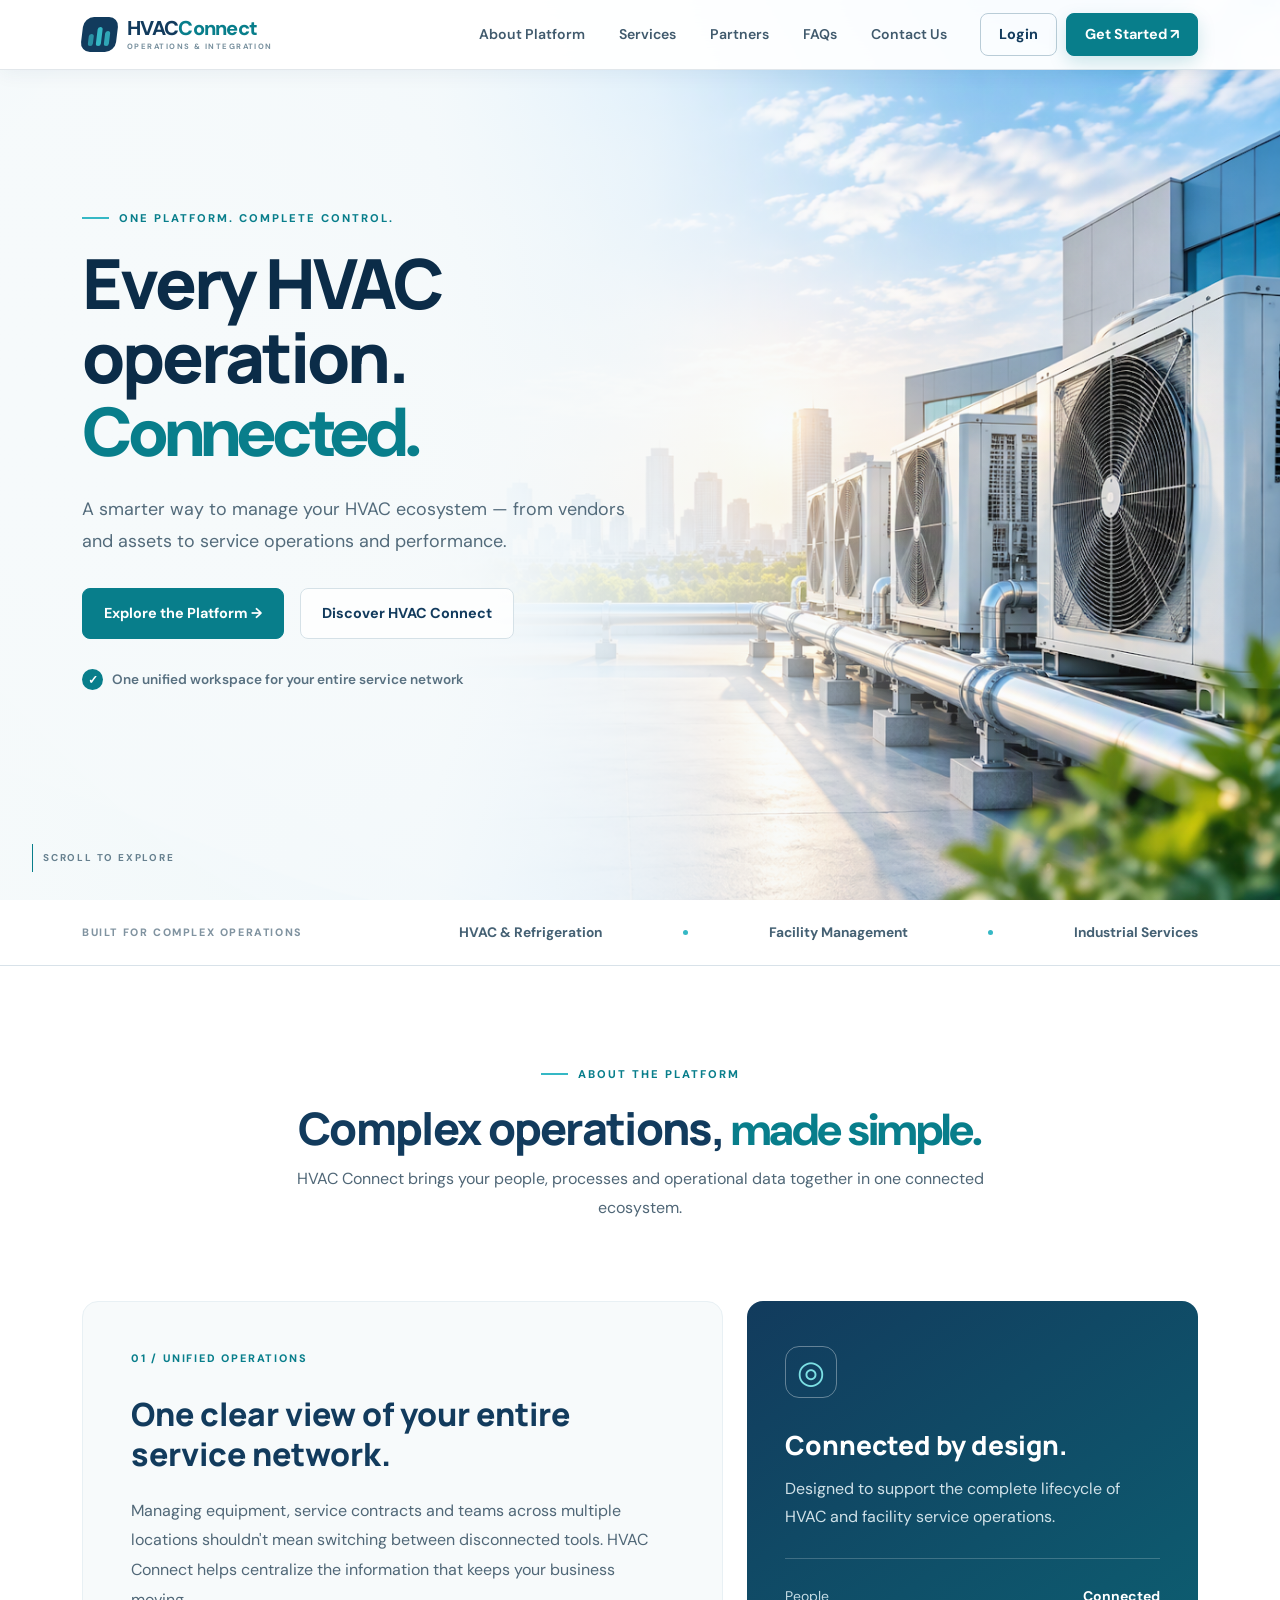
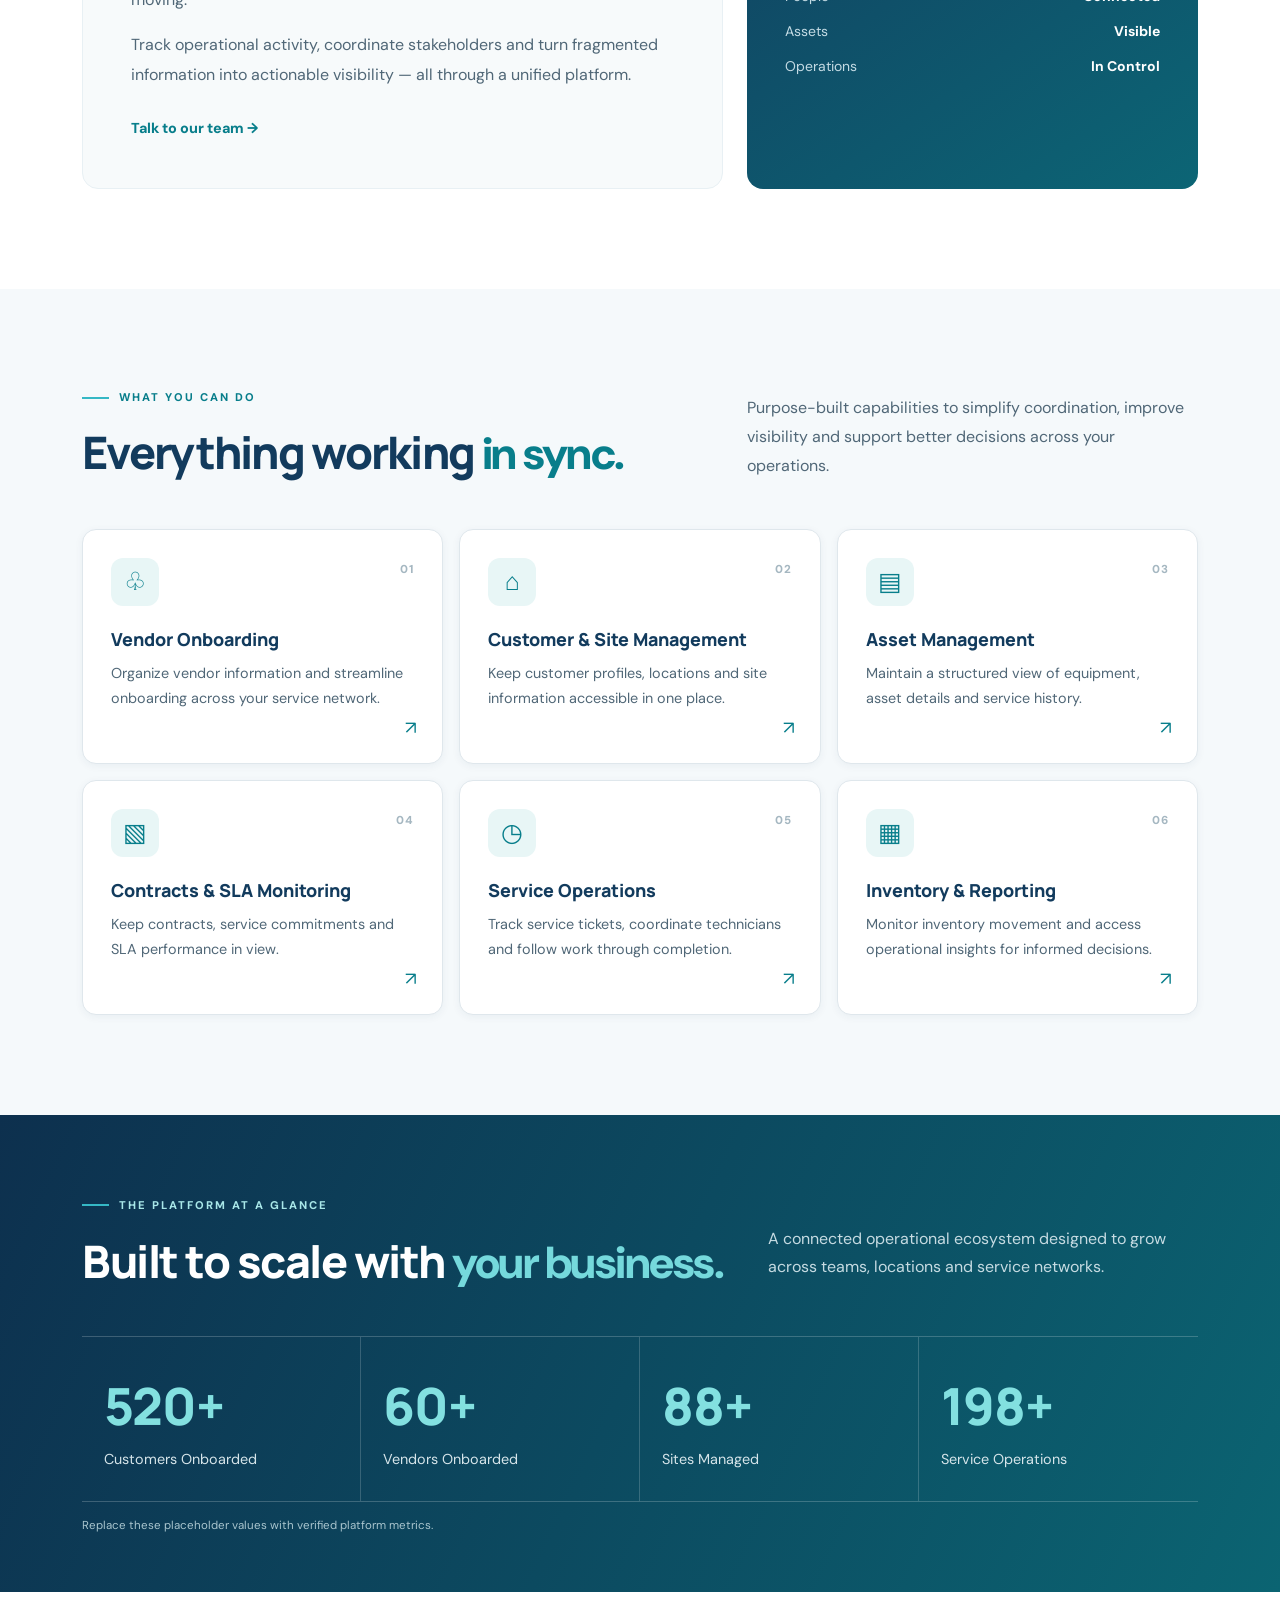
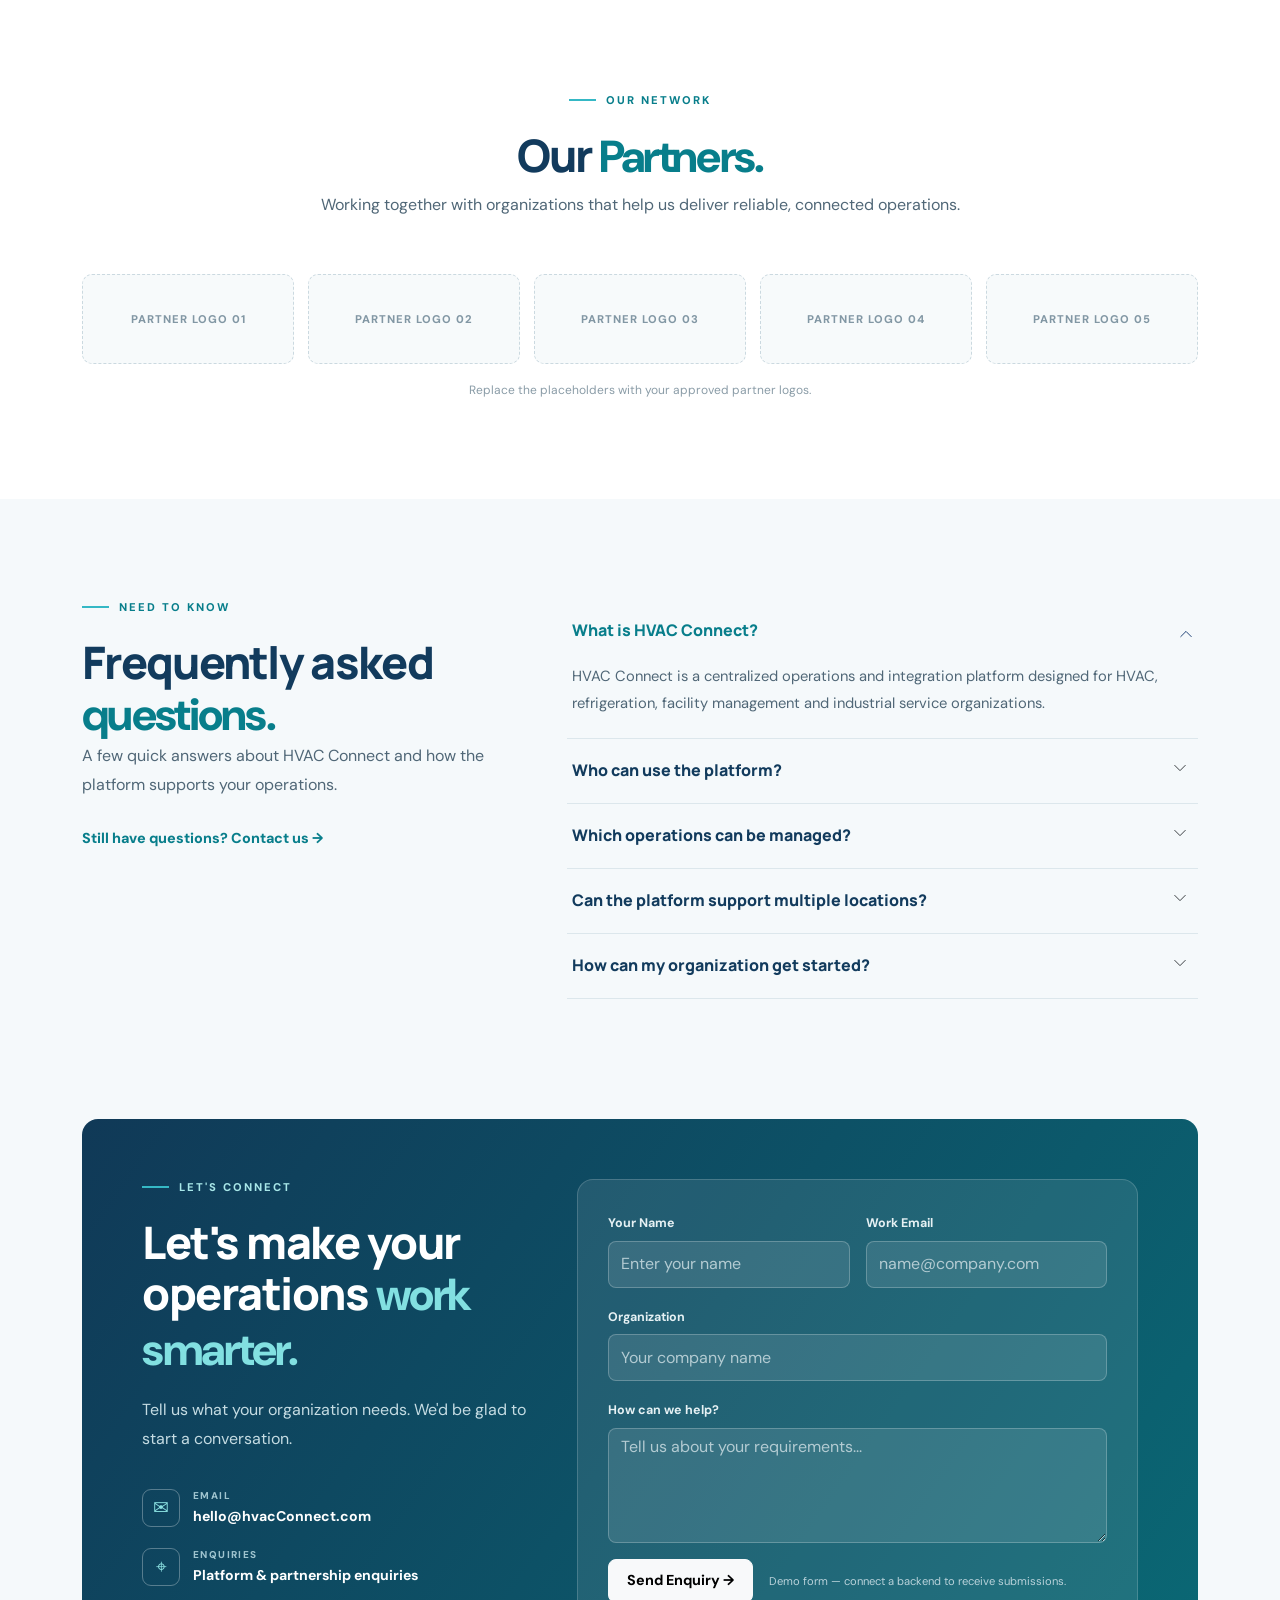
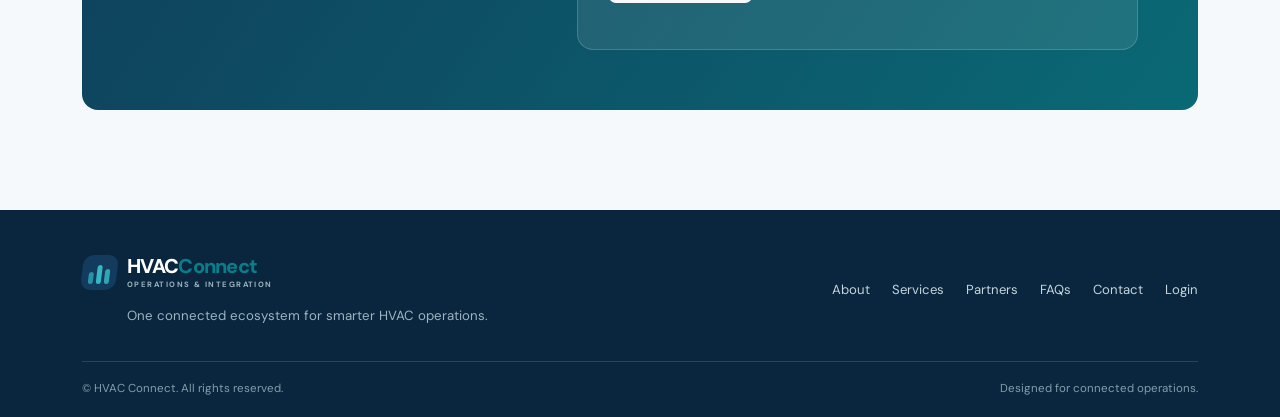
<file: Frontend/index.html>
<!DOCTYPE html>
<html lang="en">

<head>
    <meta charset="UTF-8">
    <meta name="viewport" content="width=device-width, initial-scale=1.0">

    <title>HVACConnect | Smarter HVAC Operations</title>

    <!-- Google Fonts -->
    <link rel="preconnect" href="https://fonts.googleapis.com">
    <link rel="preconnect" href="https://fonts.gstatic.com" crossorigin>
    <link
        href="https://fonts.googleapis.com/css2?family=DM+Sans:wght@400;500;600;700&family=Manrope:wght@400;500;600;700;800&display=swap"
        rel="stylesheet">

    <!-- Bootstrap CSS -->
    <link href="https://cdn.jsdelivr.net/npm/bootstrap@5.3.3/dist/css/bootstrap.min.css" rel="stylesheet">

    <!-- Custom CSS -->
    <link rel="stylesheet" href="css/style.css">
    <link rel="stylesheet" href="css/design-system.css">
</head>

<body class="marketing-view">

    <!-- ================= NAVBAR ================= -->

    <nav class="navbar navbar-expand-lg navbar-light fixed-top site-nav">
        <div class="container">

            <a class="navbar-brand brand" href="#home">
                <span class="brand-mark">
                    <span></span><span></span><span></span>
                </span>

                <span>
                    HVAC<span class="brand-accent">Connect</span>
                    <small>OPERATIONS & INTEGRATION</small>
                </span>
            </a>

            <button class="navbar-toggler" type="button" data-bs-toggle="collapse" data-bs-target="#mainNav"
                aria-label="Toggle navigation">
                <span class="navbar-toggler-icon"></span>
            </button>

            <div class="collapse navbar-collapse" id="mainNav">
                <ul class="navbar-nav ms-auto align-items-lg-center gap-lg-3">

                    <li class="nav-item">
                        <a class="nav-link" href="#about">About Platform</a>
                    </li>

                    <li class="nav-item">
                        <a class="nav-link" href="#services">Services</a>
                    </li>

                    <li class="nav-item">
                        <a class="nav-link" href="#partners">Partners</a>
                    </li>

                    <li class="nav-item">
                        <a class="nav-link" href="#faqs">FAQs</a>
                    </li>

                    <li class="nav-item">
                        <a class="nav-link" href="#contact">Contact Us</a>
                    </li>

                    <li class="nav-item nav-actions">
                        <a class="btn btn-outline-primary btn-login" href="auth.html">
                            Login
                        </a>


                        <a class="btn btn-primary btn-register" href="auth.html?view=signup">
                            Get Started ↗
                        </a>
                    </li>

                </ul>
            </div>
        </div>
    </nav>


    <main>

        <!-- ================= HERO SECTION ================= -->

        <section class="hero-section" id="home">

            <div class="hero-image" role="img" aria-label="Commercial HVAC equipment">
            </div>

            <div class="hero-wash"></div>

            <div class="container hero-content">
                <div class="row align-items-center min-vh-100">

                    <div class="col-lg-7 col-xl-6">

                        <div class="eyebrow">
                            <span class="eyebrow-line"></span>
                            ONE PLATFORM. COMPLETE CONTROL.
                        </div>

                        <h1>
                            Every HVAC operation.
                            <br>
                            <span>Connected.</span>
                        </h1>

                        <p class="hero-lead">
                            A smarter way to manage your HVAC ecosystem —
                            from vendors and assets to service operations
                            and performance.
                        </p>

                        <div class="d-flex flex-wrap gap-3 hero-actions">

                            <a href="#services" class="btn btn-primary btn-lg">
                                Explore the Platform →
                            </a>

                            <a href="#about" class="btn btn-light btn-lg btn-learn">
                                Discover HVAC Connect
                            </a>

                        </div>

                        <div class="hero-proof">
                            <span class="proof-icon">✓</span>
                            One unified workspace for your entire service network
                        </div>

                    </div>
                </div>
            </div>

            <div class="hero-scroll d-none d-lg-flex">
                <span></span> SCROLL TO EXPLORE
            </div>

        </section>


        <!-- ================= TRUST STRIP ================= -->

        <section class="trust-strip">
            <div class="container">

                <div class="row g-3 align-items-center">

                    <div class="col-md-4">
                        <p class="mb-0 trust-title">
                            BUILT FOR COMPLEX OPERATIONS
                        </p>
                    </div>

                    <div class="col-md-8">
                        <div class="trust-items">
                            <span>HVAC & Refrigeration</span>
                            <i></i>
                            <span>Facility Management</span>
                            <i></i>
                            <span>Industrial Services</span>
                        </div>
                    </div>

                </div>
            </div>
        </section>


        <!-- ================= ABOUT SECTION ================= -->

        <section class="section-space" id="about">

            <div class="container">

                <div class="section-heading text-center mx-auto">

                    <div class="eyebrow justify-content-center">
                        <span class="eyebrow-line"></span>
                        ABOUT THE PLATFORM
                    </div>

                    <h2>
                        Complex operations,
                        <span>made simple.</span>
                    </h2>

                    <p>
                        HVAC Connect brings your people, processes and
                        operational data together in one connected ecosystem.
                    </p>

                </div>

                <div class="row g-4 align-items-stretch about-grid">

                    <div class="col-lg-7">

                        <div class="about-panel h-100">

                            <div class="about-number">
                                01 / UNIFIED OPERATIONS
                            </div>

                            <h3>
                                One clear view of your entire service network.
                            </h3>

                            <p>
                                Managing equipment, service contracts and teams
                                across multiple locations shouldn't mean switching
                                between disconnected tools. HVAC Connect helps
                                centralize the information that keeps your
                                business moving.
                            </p>

                            <p>
                                Track operational activity, coordinate stakeholders
                                and turn fragmented information into actionable
                                visibility — all through a unified platform.
                            </p>

                            <a href="#contact" class="text-link">
                                Talk to our team →
                            </a>

                        </div>
                    </div>

                    <div class="col-lg-5">

                        <div class="about-highlight h-100">

                            <div class="highlight-icon">◎</div>

                            <h3>Connected by design.</h3>

                            <p>
                                Designed to support the complete lifecycle
                                of HVAC and facility service operations.
                            </p>

                            <div class="highlight-rule"></div>

                            <div class="d-flex justify-content-between small">
                                <span>People</span>
                                <strong>Connected</strong>
                            </div>

                            <div class="d-flex justify-content-between small">
                                <span>Assets</span>
                                <strong>Visible</strong>
                            </div>

                            <div class="d-flex justify-content-between small">
                                <span>Operations</span>
                                <strong>In Control</strong>
                            </div>

                        </div>
                    </div>

                </div>
            </div>
        </section>


        <!-- ================= SERVICES SECTION ================= -->

        <section class="services-section section-space" id="services">

            <div class="container">

                <div class="row align-items-end mb-5">

                    <div class="col-lg-7">

                        <div class="eyebrow">
                            <span class="eyebrow-line"></span>
                            WHAT YOU CAN DO
                        </div>

                        <h2 class="section-title">
                            Everything working
                            <span>in sync.</span>
                        </h2>

                    </div>

                    <div class="col-lg-5">

                        <p class="section-intro mb-0">
                            Purpose-built capabilities to simplify coordination,
                            improve visibility and support better decisions
                            across your operations.
                        </p>

                    </div>
                </div>


                <div class="row g-3">

                    <div class="col-sm-6 col-lg-4">
                        <article class="service-card">
                            <div class="service-icon">♧</div>
                            <div class="service-index">01</div>
                            <h3>Vendor Onboarding</h3>
                            <p>
                                Organize vendor information and streamline
                                onboarding across your service network.
                            </p>
                            <a href="#contact">↗</a>
                        </article>
                    </div>

                    <div class="col-sm-6 col-lg-4">
                        <article class="service-card">
                            <div class="service-icon">⌂</div>
                            <div class="service-index">02</div>
                            <h3>Customer & Site Management</h3>
                            <p>
                                Keep customer profiles, locations and site
                                information accessible in one place.
                            </p>
                            <a href="#contact">↗</a>
                        </article>
                    </div>

                    <div class="col-sm-6 col-lg-4">
                        <article class="service-card">
                            <div class="service-icon">▤</div>
                            <div class="service-index">03</div>
                            <h3>Asset Management</h3>
                            <p>
                                Maintain a structured view of equipment,
                                asset details and service history.
                            </p>
                            <a href="#contact">↗</a>
                        </article>
                    </div>

                    <div class="col-sm-6 col-lg-4">
                        <article class="service-card">
                            <div class="service-icon">▧</div>
                            <div class="service-index">04</div>
                            <h3>Contracts & SLA Monitoring</h3>
                            <p>
                                Keep contracts, service commitments and
                                SLA performance in view.
                            </p>
                            <a href="#contact">↗</a>
                        </article>
                    </div>

                    <div class="col-sm-6 col-lg-4">
                        <article class="service-card">
                            <div class="service-icon">◷</div>
                            <div class="service-index">05</div>
                            <h3>Service Operations</h3>
                            <p>
                                Track service tickets, coordinate technicians
                                and follow work through completion.
                            </p>
                            <a href="#contact">↗</a>
                        </article>
                    </div>

                    <div class="col-sm-6 col-lg-4">
                        <article class="service-card">
                            <div class="service-icon">▦</div>
                            <div class="service-index">06</div>
                            <h3>Inventory & Reporting</h3>
                            <p>
                                Monitor inventory movement and access
                                operational insights for informed decisions.
                            </p>
                            <a href="#contact">↗</a>
                        </article>
                    </div>

                </div>
            </div>
        </section>


        <!-- ================= METRICS SECTION ================= -->

        <section class="metrics-section">

            <div class="container">

                <div class="row align-items-end gy-3 mb-4">

                    <div class="col-lg-7">

                        <div class="eyebrow eyebrow-light">
                            <span class="eyebrow-line"></span>
                            THE PLATFORM AT A GLANCE
                        </div>

                        <h2>
                            Built to scale with
                            <span>your business.</span>
                        </h2>

                    </div>

                    <div class="col-lg-5">

                        <p class="metrics-note">
                            A connected operational ecosystem designed
                            to grow across teams, locations and service networks.
                        </p>

                    </div>
                </div>


                <div class="row g-0 metrics-grid">

                    <div class="col-6 col-lg-3 metric">
                        <strong>520+</strong>
                        <span>Customers Onboarded</span>
                    </div>

                    <div class="col-6 col-lg-3 metric">
                        <strong>60+</strong>
                        <span>Vendors Onboarded</span>
                    </div>

                    <div class="col-6 col-lg-3 metric">
                        <strong>88+</strong>
                        <span>Sites Managed</span>
                    </div>

                    <div class="col-6 col-lg-3 metric">
                        <strong>198+</strong>
                        <span>Service Operations</span>
                    </div>

                </div>

                <p class="metrics-disclaimer">
                    Replace these placeholder values with verified platform metrics.
                </p>

            </div>
        </section>


        <!-- ================= PARTNERS SECTION ================= -->

        <section class="partners-section section-space" id="partners">

            <div class="container">

                <div class="section-heading text-center mx-auto">

                    <div class="eyebrow justify-content-center">
                        <span class="eyebrow-line"></span>
                        OUR NETWORK
                    </div>

                    <h2>Our <span>Partners.</span></h2>

                    <p>
                        Working together with organizations that help us
                        deliver reliable, connected operations.
                    </p>

                </div>

                <div class="partner-logos">

                    <div class="partner-placeholder">PARTNER LOGO 01</div>
                    <div class="partner-placeholder">PARTNER LOGO 02</div>
                    <div class="partner-placeholder">PARTNER LOGO 03</div>
                    <div class="partner-placeholder">PARTNER LOGO 04</div>
                    <div class="partner-placeholder">PARTNER LOGO 05</div>

                </div>

                <p class="partner-note">
                    Replace the placeholders with your approved partner logos.
                </p>

            </div>
        </section>

        <!-- ================= FAQ SECTION ================= -->

        <section class="faq-section section-space" id="faqs">

            <div class="container">

                <div class="row g-5">

                    <div class="col-lg-5">

                        <div class="eyebrow">
                            <span class="eyebrow-line"></span>
                            NEED TO KNOW
                        </div>

                        <h2 class="section-title">
                            Frequently asked
                            <span>questions.</span>
                        </h2>

                        <p class="section-intro">
                            A few quick answers about HVAC Connect and
                            how the platform supports your operations.
                        </p>

                        <a href="#contact" class="text-link">
                            Still have questions? Contact us →
                        </a>

                    </div>

                    <div class="col-lg-7">

                        <div class="accordion faq-accordion" id="faqAccordion">

                            <div class="accordion-item">

                                <h3 class="accordion-header">
                                    <button class="accordion-button" type="button" data-bs-toggle="collapse"
                                        data-bs-target="#faq1">
                                        What is HVAC Connect?
                                    </button>
                                </h3>

                                <div id="faq1" class="accordion-collapse collapse show" data-bs-parent="#faqAccordion">

                                    <div class="accordion-body">
                                        HVAC Connect is a centralized operations
                                        and integration platform designed for HVAC,
                                        refrigeration, facility management and
                                        industrial service organizations.
                                    </div>

                                </div>
                            </div>

                            <div class="accordion-item">

                                <h3 class="accordion-header">
                                    <button class="accordion-button collapsed" type="button" data-bs-toggle="collapse"
                                        data-bs-target="#faq2">
                                        Who can use the platform?
                                    </button>
                                </h3>

                                <div id="faq2" class="accordion-collapse collapse" data-bs-parent="#faqAccordion">

                                    <div class="accordion-body">
                                        The platform is intended for organizations
                                        and teams that coordinate customers, vendors,
                                        sites, assets, contracts, technicians and
                                        service operations.
                                    </div>

                                </div>
                            </div>

                            <div class="accordion-item">

                                <h3 class="accordion-header">
                                    <button class="accordion-button collapsed" type="button" data-bs-toggle="collapse"
                                        data-bs-target="#faq3">
                                        Which operations can be managed?
                                    </button>
                                </h3>

                                <div id="faq3" class="accordion-collapse collapse" data-bs-parent="#faqAccordion">

                                    <div class="accordion-body">
                                        Core capabilities include vendor and
                                        customer onboarding, site and asset
                                        management, contract administration,
                                        service ticket tracking, SLA monitoring,
                                        inventory control and reporting.
                                    </div>

                                </div>
                            </div>

                            <div class="accordion-item">

                                <h3 class="accordion-header">
                                    <button class="accordion-button collapsed" type="button" data-bs-toggle="collapse"
                                        data-bs-target="#faq4">
                                        Can the platform support multiple locations?
                                    </button>
                                </h3>

                                <div id="faq4" class="accordion-collapse collapse" data-bs-parent="#faqAccordion">

                                    <div class="accordion-body">
                                        The platform is designed around multi-site
                                        operational visibility. Contact the team
                                        to discuss your organization's specific
                                        location and workflow requirements.
                                    </div>

                                </div>
                            </div>

                            <div class="accordion-item">

                                <h3 class="accordion-header">
                                    <button class="accordion-button collapsed" type="button" data-bs-toggle="collapse"
                                        data-bs-target="#faq5">
                                        How can my organization get started?
                                    </button>
                                </h3>

                                <div id="faq5" class="accordion-collapse collapse" data-bs-parent="#faqAccordion">

                                    <div class="accordion-body">
                                        Use the enquiry form below to share
                                        your requirements. The HVAC Connect team
                                        can guide you through the next steps.
                                    </div>

                                </div>
                            </div>

                        </div>

                    </div>
                </div>
            </div>

        </section>


        <!-- ================= CONTACT SECTION ================= -->

        <section class="contact-section section-space" id="contact">

            <div class="container">

                <div class="contact-panel">

                    <div class="row g-5">

                        <div class="col-lg-5">

                            <div class="eyebrow eyebrow-light">
                                <span class="eyebrow-line"></span>
                                LET'S CONNECT
                            </div>

                            <h2>
                                Let's make your operations
                                <span>work smarter.</span>
                            </h2>

                            <p>
                                Tell us what your organization needs.
                                We'd be glad to start a conversation.
                            </p>

                            <div class="contact-detail">
                                <span>✉</span>
                                <div>
                                    <small>EMAIL</small>
                                    <strong>hello@hvacConnect.com</strong>
                                </div>
                            </div>

                            <div class="contact-detail">
                                <span>⌖</span>
                                <div>
                                    <small>ENQUIRIES</small>
                                    <strong>Platform & partnership enquiries</strong>
                                </div>
                            </div>

                        </div>

                        <div class="col-lg-7">

                            <form id="contactForm" class="contact-form">

                                <div class="row g-3">

                                    <div class="col-md-6">
                                        <label for="name" class="form-label">
                                            Your Name
                                        </label>

                                        <input class="form-control" id="name" name="name" placeholder="Enter your name"
                                            required>
                                    </div>

                                    <div class="col-md-6">
                                        <label for="email" class="form-label">
                                            Work Email
                                        </label>

                                        <input class="form-control" id="email" name="email" type="email"
                                            placeholder="name@company.com" required>
                                    </div>

                                    <div class="col-12">
                                        <label for="organization" class="form-label">
                                            Organization
                                        </label>

                                        <input class="form-control" id="organization" name="organization"
                                            placeholder="Your company name">
                                    </div>

                                    <div class="col-12">
                                        <label for="message" class="form-label">
                                            How can we help?
                                        </label>

                                        <textarea class="form-control" id="message" name="message" rows="4"
                                            placeholder="Tell us about your requirements..." required></textarea>
                                    </div>

                                    <div class="col-12 d-flex flex-wrap align-items-center gap-3">

                                        <button class="btn btn-light btn-lg" type="submit">
                                            Send Enquiry →
                                        </button>

                                        <small class="form-note">
                                            Demo form — connect a backend to receive submissions.
                                        </small>

                                    </div>

                                    <div class="col-12">
                                        <div id="formMessage" class="form-message" role="status" aria-live="polite">
                                        </div>
                                    </div>

                                </div>

                            </form>

                        </div>

                    </div>

                </div>

            </div>

        </section>


        <!-- ================= FOOTER ================= -->

        <footer class="site-footer">

            <div class="container">

                <div class="row gy-4 align-items-center">

                    <div class="col-lg-5">

                        <a class="navbar-brand brand footer-brand" href="#home">

                            <span class="brand-mark">
                                <span></span>
                                <span></span>
                                <span></span>
                            </span>

                            <span>
                                HVAC<span class="brand-accent">Connect</span>
                                <small>OPERATIONS & INTEGRATION</small>
                            </span>

                        </a>

                        <p class="footer-tagline">
                            One connected ecosystem for smarter HVAC operations.
                        </p>

                    </div>

                    <div class="col-lg-7">

                        <div class="footer-links">
                            <a href="#about">About</a>
                            <a href="#services">Services</a>
                            <a href="#partners">Partners</a>
                            <a href="#faqs">FAQs</a>
                            <a href="#contact">Contact</a>
                            <a href="auth.html">Login</a>
                        </div>

                    </div>

                </div>

                <div class="footer-bottom">

                    <span>
                        © <span id="year"></span> HVAC Connect.
                        All rights reserved.
                    </span>

                    <span>Designed for connected operations.</span>

                </div>

            </div>

        </footer>


        <!-- ================= BOOTSTRAP TOAST ================= -->

        <div class="toast-container position-fixed bottom-0 end-0 p-3">

            <div id="demoToast" class="toast text-bg-dark border-0" role="status" aria-live="polite">

                <div class="d-flex">

                    <div class="toast-body" id="toastText">
                        This action will be connected during platform integration.
                    </div>

                    <button type="button" class="btn-close btn-close-white me-2 m-auto" data-bs-dismiss="toast"
                        aria-label="Close">
                    </button>

                </div>

            </div>

        </div>


        <!-- ================= JAVASCRIPT CONNECTIONS ================= -->

        <script src="https://cdn.jsdelivr.net/npm/bootstrap@5.3.3/dist/js/bootstrap.bundle.min.js"></script>

</body>

</html>
</file>
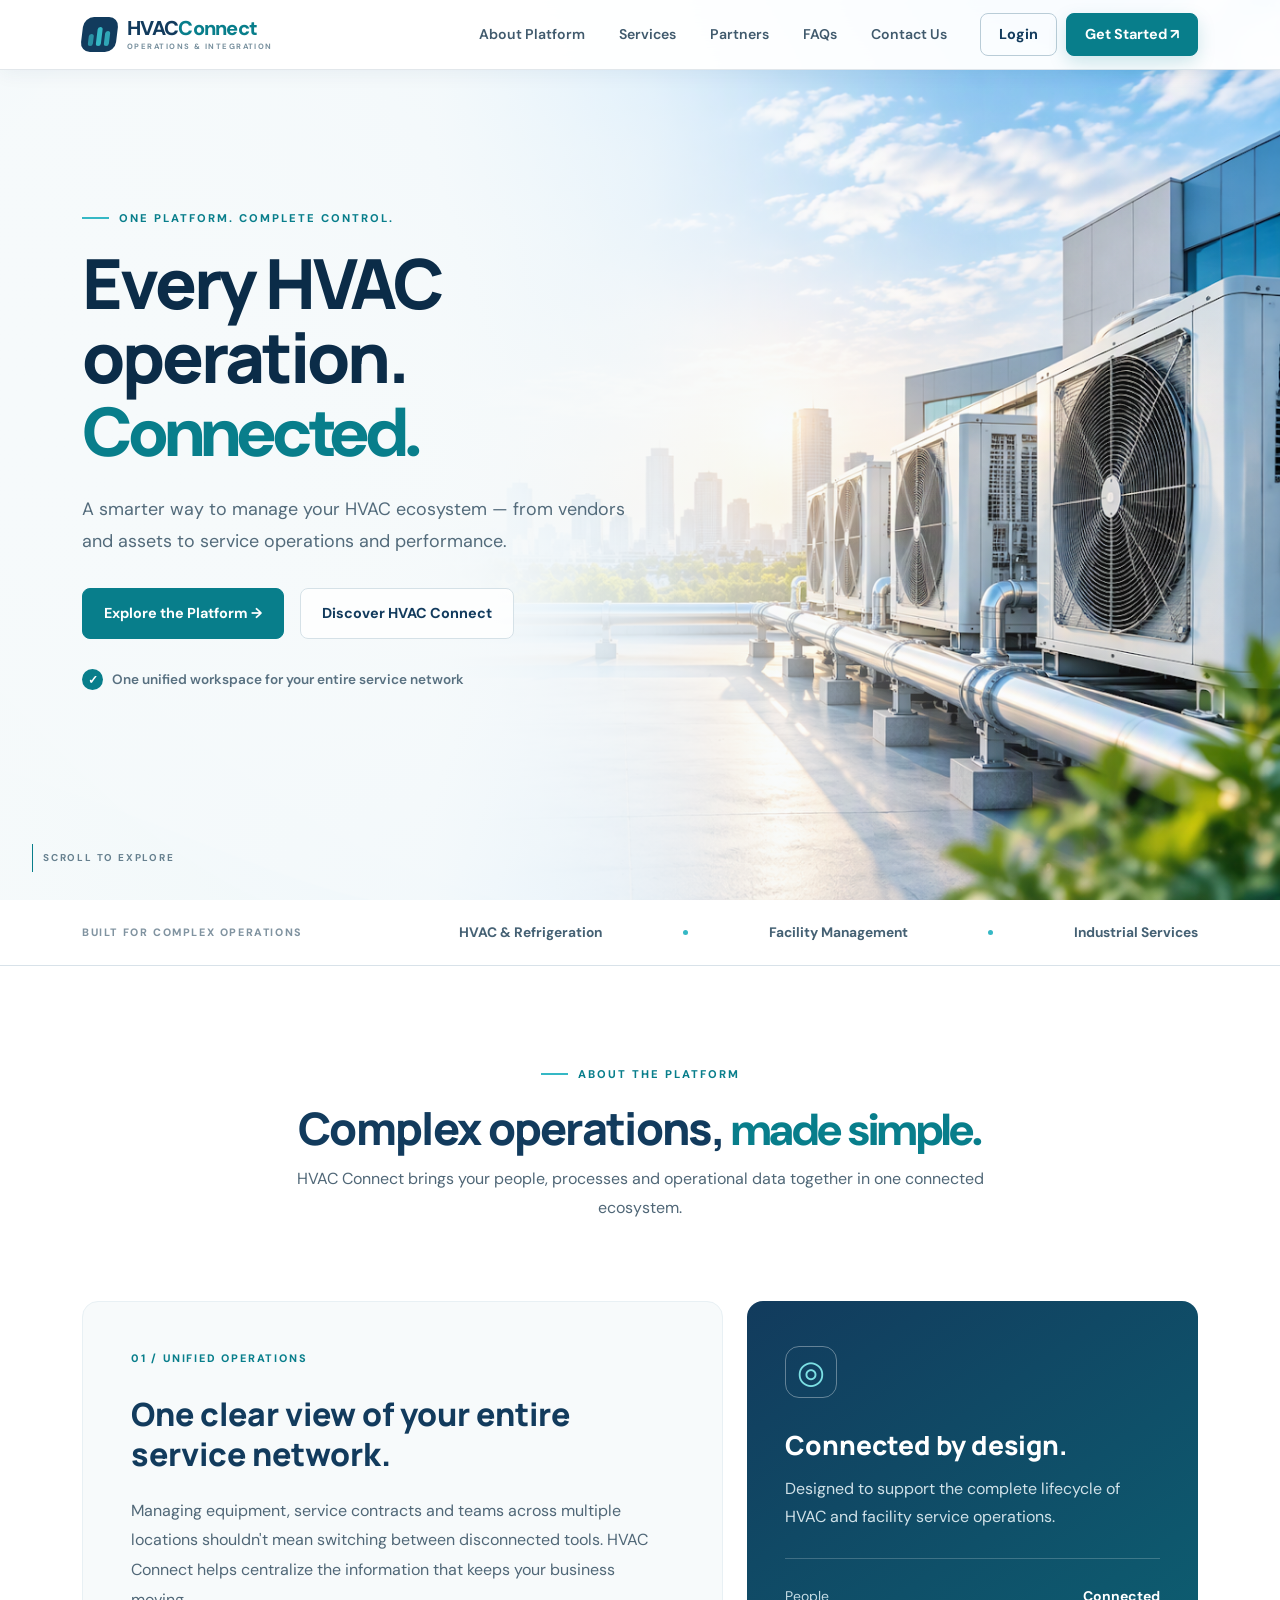
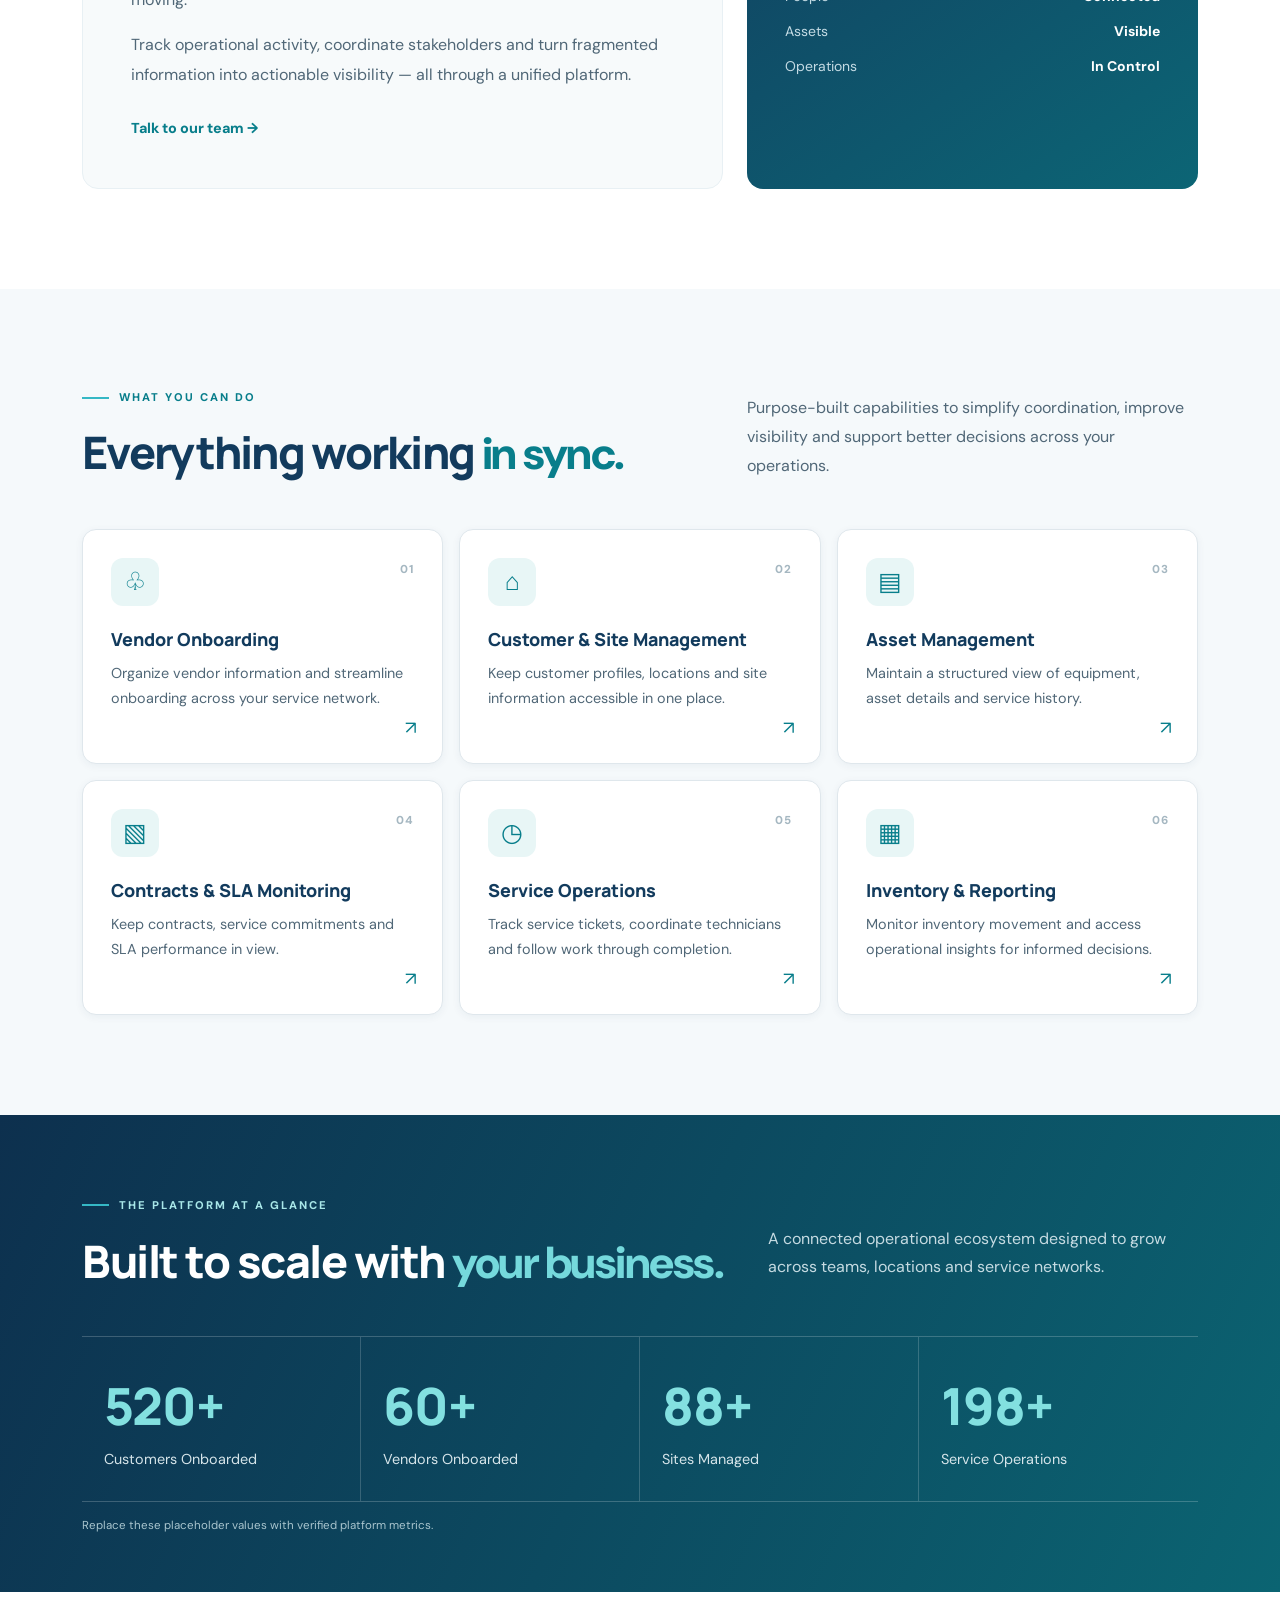
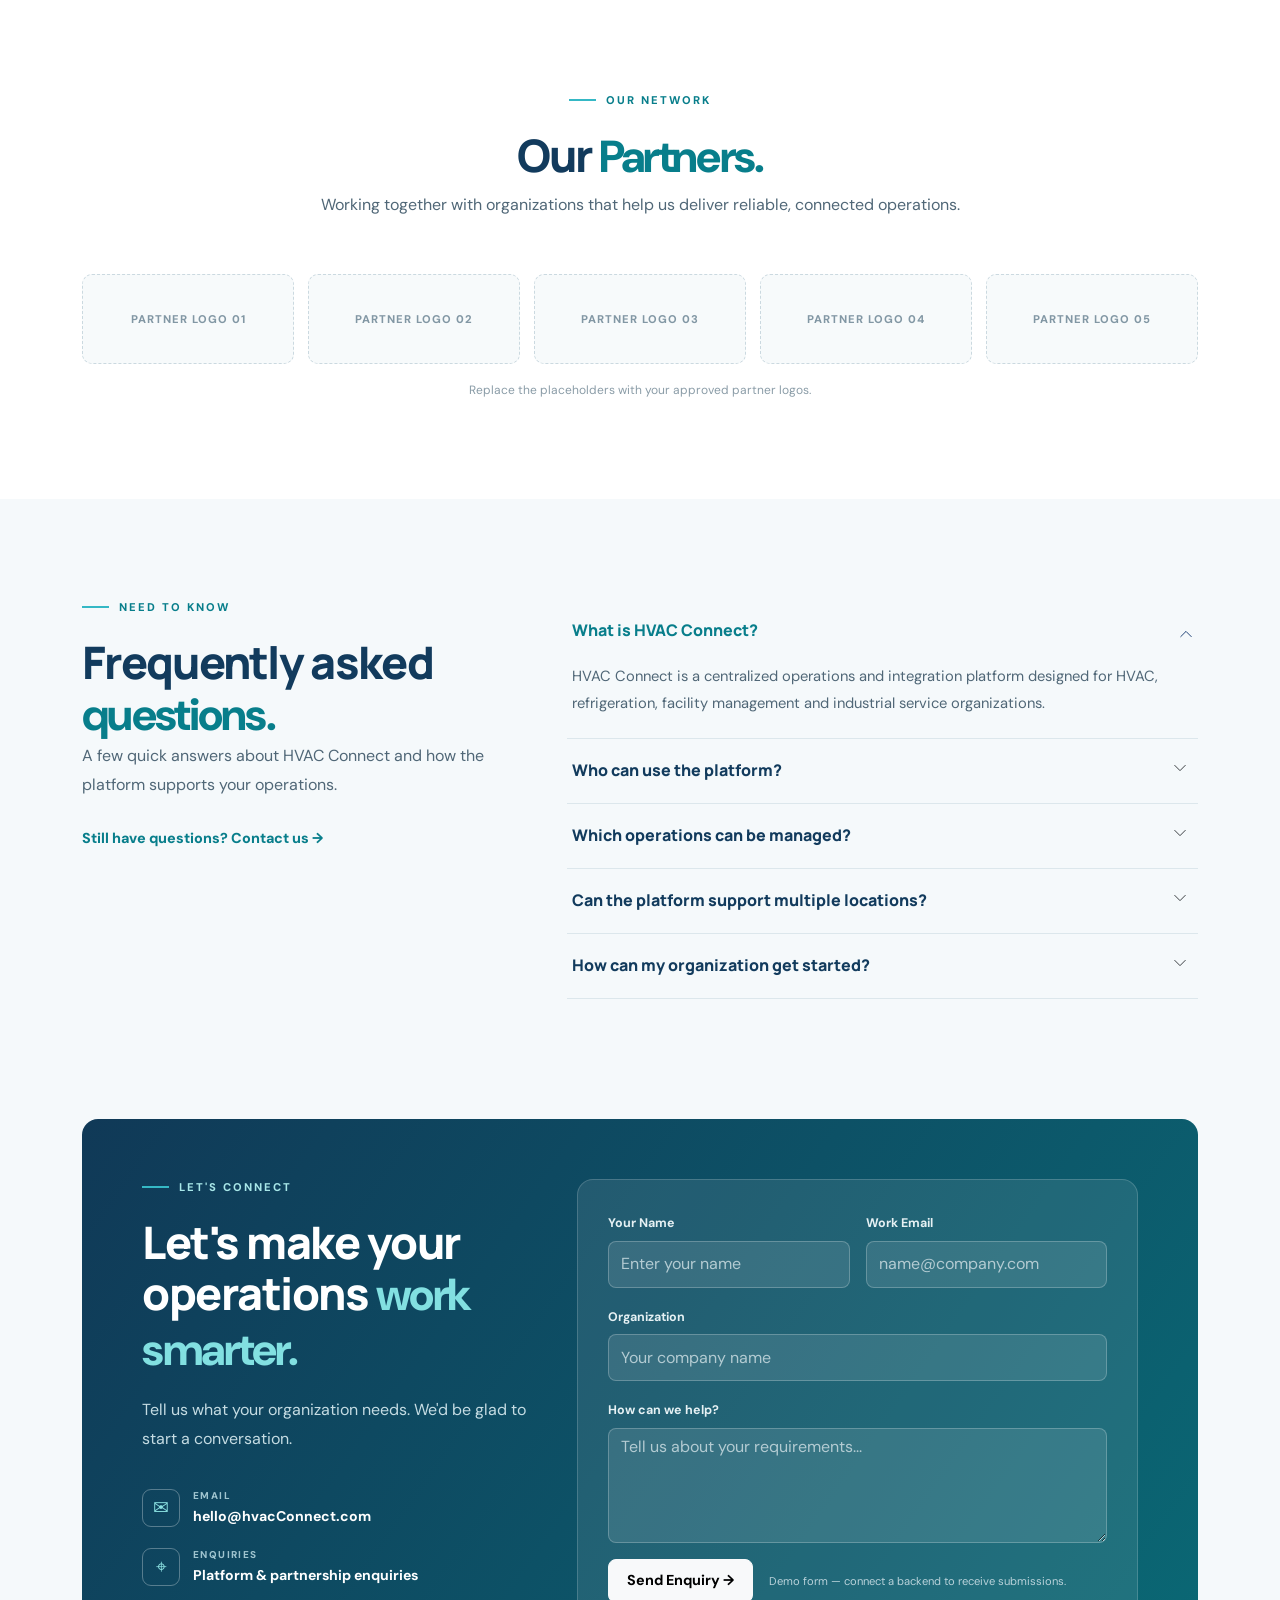
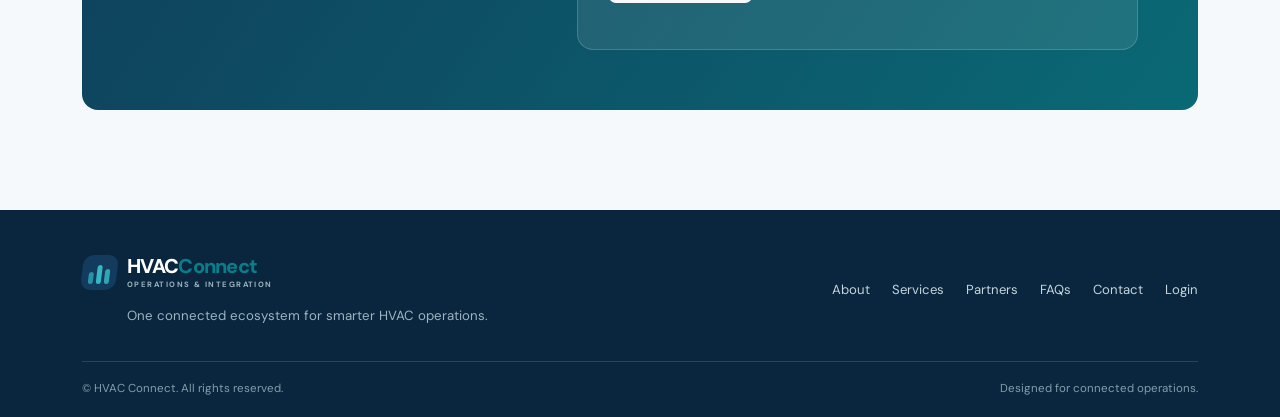
<file: Frontend/app.html>
<!DOCTYPE html>
<html lang="en">
<head>
    <meta charset="UTF-8" />
    <meta name="viewport" content="width=device-width, initial-scale=1.0" />
    <title>HVAC Connect</title>
    <link rel="stylesheet" href="css/main.css" />
    <link rel="stylesheet" href="css/components.css" />
    <link rel="stylesheet" href="css/design-system.css" />
</head>
<body class="app-view">
    <!-- Everything inside .app so the CSS grid works -->
    <div class="app">

        <!-- Top bar -->
        <header class="topbar">
            <div class="topbar-left">
                <button class="menu-toggle" id="menuToggle">☰</button>
                <a href="#" class="brand">HVAC<span>CONNECT</span></a>
            </div>
            <div class="top-actions">
                <div class="user-profile-menu">
                    <div class="user-chip">
                        <div class="avatar" id="userAvatar">SR</div>
                        <div class="user-meta">
                            <b id="currentUserName">Loading…</b>
                            <small id="currentUserRole"></small>
                        </div>
                    </div>
                </div>
                <button id="logoutBtn" class="btn small">Logout</button>
            </div>
        </header>

        <!-- Sidebar navigation -->
        <aside id="sidebar" class="sidebar"></aside>

        <!-- Main content area -->
        <section class="main">
            <div id="pageContent"></div>
        </section>

    </div>

    <!-- Toast & Modal containers -->
    <div id="toastContainer" class="toast-container"></div>
    <div id="modalContainer" class="modal-container" style="display:none;"></div>

    <!-- Core scripts -->
    <script src="js/api.js"></script>
    <script src="js/data.js"></script>
    <script src="js/auth.js"></script>
    <script src="js/ui.js"></script>
    <script src="js/router.js"></script>
    <!-- Page modules (must load before app.js so window.Pages is populated) -->
    <script src="pages/superadmin-dashboard.js"></script>
    <script src="pages/vendor-dashboard.js"></script>
    <script src="pages/coordinator-dashboard.js"></script>
    <script src="pages/technician-dashboard.js"></script>
    <script src="pages/enduser-dashboard.js"></script>
    <script src="pages/vendors.js"></script>
    <script src="pages/customers.js"></script>
    <script src="pages/locations.js"></script>
    <script src="pages/assets.js"></script>
    <script src="pages/technicians.js"></script>
    <script src="pages/tickets.js"></script>
    <script src="pages/ticket-detail.js"></script>
    <script src="pages/imports.js"></script>
    <script src="pages/duplicates.js"></script>
    <script src="pages/onboarding.js"></script>
    <script src="pages/audit.js"></script>
    <script src="pages/error-pages.js"></script>
    <script src="pages/asset-detail.js"></script>
    <!-- App core (runs after pages are registered) -->
    <script src="js/app.js"></script>
    <script>
        document.addEventListener('DOMContentLoaded', function () {
            App.init();
        });
    </script>
</body>
</html>
</file>
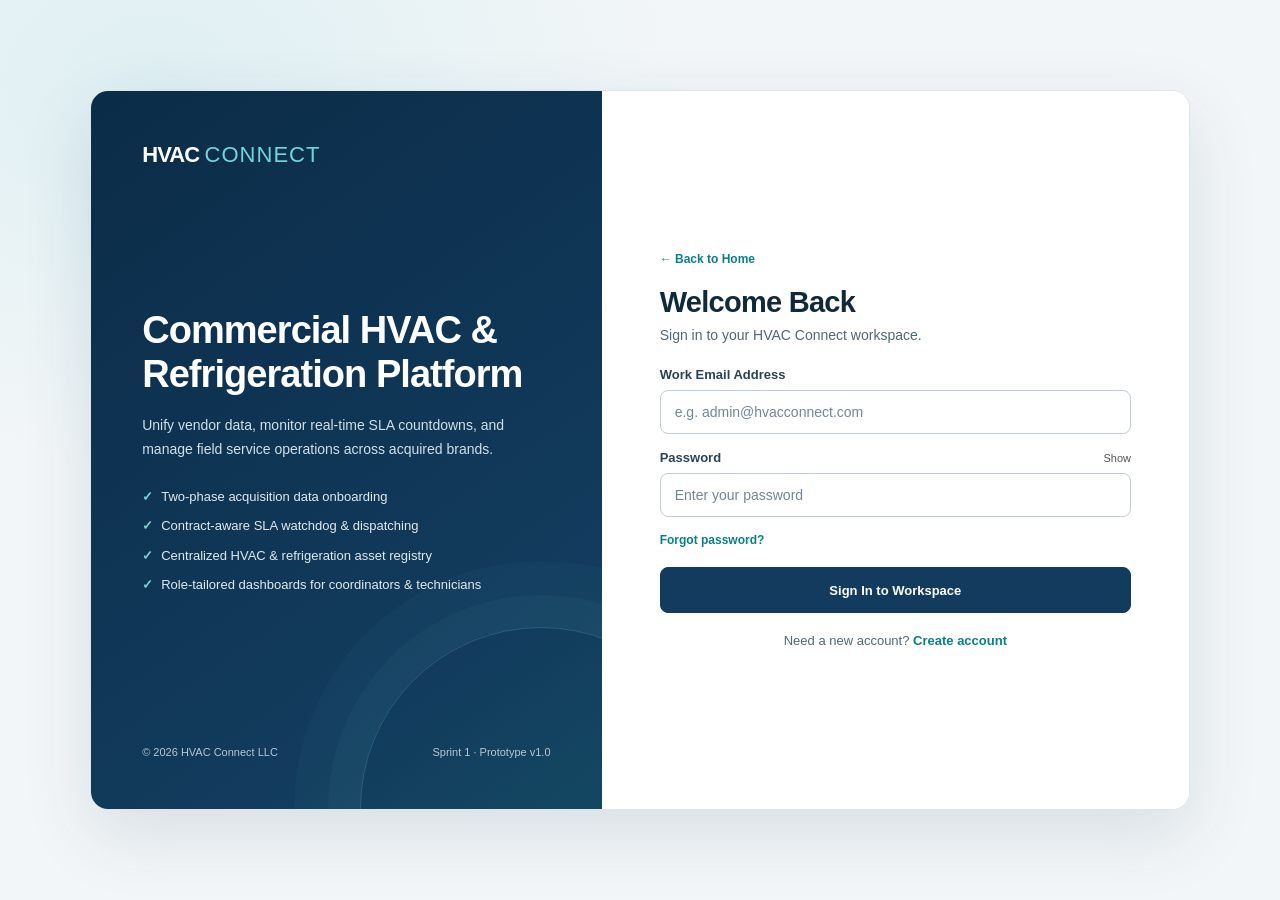
<file: Frontend/auth.html>
<!DOCTYPE html>
<html lang="en">

<head>
    <meta charset="UTF-8">
    <meta name="viewport" content="width=device-width, initial-scale=1.0">
    <title>HVAC Connect | Sign In & Authentication</title>
    <link rel="stylesheet" href="css/auth.css">
    <link rel="stylesheet" href="css/design-system.css">
</head>

<body class="auth-view">

    <div class="auth-container">

        <!-- LEFT BRAND PANEL -->
        <section class="brand-panel">
            <div class="logo">
                HVAC <span>CONNECT</span>
            </div>

            <div class="brand-content">
                <h1>Commercial HVAC & Refrigeration Platform</h1>
                <p>
                    Unify vendor data, monitor real-time SLA countdowns, and manage field service operations across
                    acquired brands.
                </p>
                <ul class="brand-features">
                    <li><span>✓</span> Two-phase acquisition data onboarding</li>
                    <li><span>✓</span> Contract-aware SLA watchdog & dispatching</li>
                    <li><span>✓</span> Centralized HVAC & refrigeration asset registry</li>
                    <li><span>✓</span> Role-tailored dashboards for coordinators & technicians</li>
                </ul>
            </div>

            <div class="brand-footer">
                <span>© 2026 HVAC Connect LLC</span>
                <span>Sprint 1 · Prototype v1.0</span>
            </div>
        </section>

        <!-- RIGHT FORM PANEL -->
        <section class="form-panel">

            <div id="alertBox" class="alert-box alert-error hidden"></div>
            <a class="auth-home-link" href="index.html">← Back to Home</a>

            <!-- 1. LOGIN VIEW -->
            <div id="loginView">
                <div class="form-heading">
                    <h2>Welcome Back</h2>
                    <p>Sign in to your HVAC Connect workspace.</p>
                </div>

                <form id="loginForm">
                    <div class="form-group">
                        <label for="loginEmail">Work Email Address</label>
                        <input type="email" id="loginEmail" placeholder="e.g. admin@hvacconnect.com" required
                            autocomplete="email">
                        <small id="loginEmailMsg"></small>
                    </div>

                    <div class="form-group">
                        <div
                            style="display: flex; justify-content: space-between; align-items: center; margin-bottom: 8px;">
                            <label for="loginPassword" style="margin-bottom: 0;">Password</label>
                            <a href="#" id="togglePasswordBtn"
                                style="font-size: 11px; color: #555; text-decoration: none;">Show</a>
                        </div>
                        <input type="password" id="loginPassword" placeholder="Enter your password" required
                            autocomplete="current-password">
                    </div>

                    <div class="form-options">
                        
                        <a href="#" id="showForgotPassword">Forgot password?</a>
                    </div>

                    <button type="submit" class="primary-btn">
                        Sign In to Workspace
                    </button>
                </form>

                <div class="switch-link">
                    Need a new account?
                    <a href="#" id="showSignup">Create account</a>
                </div>

            </div>

            <!-- 2. SIGNUP VIEW -->
            <div id="signupView" class="hidden">
                <div class="form-heading">
                    <h2>Create Your Account</h2>
                    <p>Register for access to the HVAC Connect platform.</p>
                </div>

                <form id="signupForm">
                    <div class="form-group">
                        <label for="fullName">Full Name</label>
                        <input type="text" id="fullName" placeholder="e.g. Alex Henderson" required>
                        <small id="nameValidationMsg" style="color:red;"></small>
                    </div>


                    <div class="form-group">
                        <label for="signupEmail">Work Email Address</label>

                        <input type="email" id="signupEmail" placeholder="name@company.com" required>

                        <small id="emailValidationMsg"></small>
                    </div>

                    <div class="form-group">

                        <label for="signupPassword">
                            Password
                        </label>

                        <input type="password" id="signupPassword" placeholder="Create a strong password" required>

                        <div class="password-policy">

                            <div id="ruleLength">
                                ✗ Minimum 8 Characters
                            </div>

                            <div id="ruleUpper">
                                ✗ One Uppercase Letter
                            </div>

                            <div id="ruleLower">
                                ✗ One Lowercase Letter
                            </div>

                            <div id="ruleNumber">
                                ✗ One Number
                            </div>

                            <div id="ruleSpecial">
                                ✗ One Special Character
                            </div>

                        </div>

                    </div>

                    <div class="form-group">

                        <label for="confirmPassword">
                            Confirm Password
                        </label>

                        <input type="password" id="confirmPassword" placeholder="Re-enter your password" required>

                        <small id="confirmPasswordMsg"></small>

                    </div>

                    <label class="terms">
                        <input type="checkbox" required>
                        <span>I accept the platform Terms of Service, Confidentiality Agreements, and Privacy
                            Policy.</span>
                    </label>

                    <button type="submit" class="primary-btn">
                        Complete Registration
                    </button>
                </form>

                <div class="switch-link">
                    Already have an account?
                    <a href="#" id="showLoginFromSignup">Sign in here</a>
                </div>
            </div>

            <!-- 3. FORGOT PASSWORD VIEW -->
            <div id="forgotPasswordView" class="hidden">
                <div class="form-heading">
                    <h2>Reset Your Password</h2>
                    <p>Enter your registered work email to receive password reset instructions.</p>
                </div>

                <form id="forgotPasswordForm">
                    <div class="form-group">
                        <label for="resetEmail">Registered Work Email</label>
                        <input type="email" id="resetEmail" placeholder="name@company.com" required>
                        <small id="resetEmailMsg"></small>
                    </div>

                    <button type="submit" class="primary-btn" style="margin-top: 10px;">
                        Send Reset Instructions
                    </button>
                </form>

                <div class="switch-link" style="margin-top: 25px;">
                    Remembered your password?
                    <a href="#" id="showLoginFromForgot">Back to Sign In</a>
                </div>
            </div>

        </section>
    </div>

    <!-- SCRIPTS -->
    <script src="js/api.js"></script>
    <script src="js/auth.js"></script>
    <script>
        // Elements
        const loginView = document.getElementById("loginView");
        const signupView = document.getElementById("signupView");
        const forgotPasswordView = document.getElementById("forgotPasswordView");
        const alertBox = document.getElementById("alertBox");
        const emailRegex = /^[^\s@]+@[^\s@]+\.[^\s@]+$/;

        function showAlert(msg, isSuccess = false) {
            alertBox.textContent = msg;
            alertBox.className = "alert-box " + (isSuccess ? "alert-success" : "alert-error");
            alertBox.classList.remove("hidden");
        }

        function hideAlert() {
            alertBox.classList.add("hidden");
        }

        function switchView(viewToShow) {
            hideAlert();
            loginView.classList.add("hidden");
            signupView.classList.add("hidden");
            forgotPasswordView.classList.add("hidden");
            viewToShow.classList.remove("hidden");
        }
        function validateFullName() {

            const nameField =
                document.getElementById("fullName");

            const msg =
                document.getElementById("nameValidationMsg");

            let name = nameField.value;

            name = name.replace(/\s{2,}/g, " ");
            nameField.value = name;

            const regex = /^[A-Za-z]+(?: [A-Za-z]+)*$/;

            if (name.length === 0) {
                msg.textContent = "";
                return false;
            }

            if (name !== name.trim()) {
                msg.style.color = "red";
                msg.textContent =
                    "Leading or trailing spaces are not allowed";
                return false;
            }

            if (name.length < 3) {
                msg.style.color = "red";
                msg.textContent =
                    "Minimum 3 characters required";
                return false;
            }

            if (name.length > 100) {
                msg.style.color = "red";
                msg.textContent =
                    "Maximum 100 characters allowed";
                return false;
            }

            if (!regex.test(name)) {
                msg.style.color = "red";
                msg.textContent =
                    "Only alphabets and single spaces allowed";
                return false;
            }

            msg.style.color = "green";
            msg.textContent = "✓ Valid Name";

            return true;
        }
        function validateEmail(emailId, msgId) {

            const email =
                document.getElementById(emailId)
                    .value.trim();

            const msg =
                document.getElementById(msgId);

            if (email.length === 0) {
                msg.innerHTML = "";
                return false;
            }

            if (!emailRegex.test(email)) {

                msg.style.color = "red";
                msg.innerHTML =
                    "Invalid email address";

                return false;
            }

            msg.style.color = "green";
            msg.innerHTML =
                "✓ Valid email";

            return true;
        }
        function updateRule(id, valid) {

            const ele =
                document.getElementById(id);

            ele.style.color =
                valid ? "green" : "red";
        }
        function validatePasswordLive() {

            const pwd =
                document.getElementById(
                    "signupPassword"
                ).value;

            const length =
                pwd.length >= 8;

            const upper =
                /[A-Z]/.test(pwd);

            const lower =
                /[a-z]/.test(pwd);

            const number =
                /\d/.test(pwd);

            const special =
                /[@$!%*?&]/.test(pwd);

            updateRule("ruleLength", length);
            updateRule("ruleUpper", upper);
            updateRule("ruleLower", lower);
            updateRule("ruleNumber", number);
            updateRule("ruleSpecial", special);

            return (
                length &&
                upper &&
                lower &&
                number &&
                special
            );
        }
        function validateConfirmPassword() {

            const password =
                document.getElementById(
                    "signupPassword"
                ).value;

            const confirm =
                document.getElementById(
                    "confirmPassword"
                ).value;

            const msg =
                document.getElementById(
                    "confirmPasswordMsg"
                );

            if (confirm.length === 0) {

                msg.innerHTML = "";

                return false;
            }

            if (confirm !== password) {

                msg.style.color = "red";
                msg.innerHTML =
                    "Passwords do not match";

                return false;
            }

            msg.style.color = "green";
            msg.innerHTML =
                "✓ Passwords matched";

            return true;
        }
        // View Navigation
        document.getElementById("showSignup").addEventListener("click", (e) => {
            e.preventDefault();
            switchView(signupView);
        });

        document.getElementById("showLoginFromSignup").addEventListener("click", (e) => {
            e.preventDefault();
            switchView(loginView);
        });

        document.getElementById("showForgotPassword").addEventListener("click", (e) => {
            e.preventDefault();
            switchView(forgotPasswordView);
        });

        document.getElementById("showLoginFromForgot").addEventListener("click", (e) => {
            e.preventDefault();
            switchView(loginView);
        });

        // Password Toggle
        const togglePasswordBtn = document.getElementById("togglePasswordBtn");
        const loginPassword = document.getElementById("loginPassword");
        togglePasswordBtn.addEventListener("click", (e) => {
            e.preventDefault();
            if (loginPassword.type === "password") {
                loginPassword.type = "text";
                togglePasswordBtn.textContent = "Hide";
            } else {
                loginPassword.type = "password";
                togglePasswordBtn.textContent = "Show";
            }
        });

        // Handle Login Submit
        document.getElementById("loginForm").addEventListener("submit", async function (e) {
            e.preventDefault();
            hideAlert();

            const email = document.getElementById("loginEmail").value.trim();
            const pass = document.getElementById("loginPassword").value;
            if (!email) {
                showAlert("Email address is required.");
                return;
            }

            if (
                !validateEmail(
                    "loginEmail",
                    "loginEmailMsg"
                )
            ) {
                return;
            }

            if (!pass) {
                showAlert("Password is required.");
                return;
            }


            // const remember = document.getElementById("rememberMe").checked;
            const res = await Auth.login(email, pass, true);
            if (res.success) {
                showAlert("Signed in successfully. Redirecting to your workspace...", true);
                setTimeout(() => {
                    window.location.replace("app.html");
                }, 600);
            } else {
                showAlert(res.error, false);
            }
        });

        // Handle Signup Submit
        document.getElementById("signupForm").addEventListener("submit", async function (e) {
            e.preventDefault();
            hideAlert();

            const name = document.getElementById("fullName").value.trim();
            const email = document.getElementById("signupEmail").value.trim();
            const password = document.getElementById("signupPassword").value;
            if (
                !validateFullName() ||
                !validateEmail(
                    "signupEmail",
                    "emailValidationMsg"
                ) ||
                !validatePasswordLive() ||
                !validateConfirmPassword()
            ) {

                showAlert(
                    "Please fix all validation errors."
                );

                return;
            }

            const result = await Auth.signup(name, email, password);
            if (!result.success) {
                showAlert(result.error, false);
                return;
            }
            showAlert("Account created successfully. Opening your workspace...", true);
            setTimeout(() => window.location.replace("app.html"), 600);
        });

        // Handle Forgot Password Submit
        document.getElementById("forgotPasswordForm").addEventListener("submit", function (e) {
            e.preventDefault();
            const email = document.getElementById("resetEmail").value.trim();


            if (!email) {
                showAlert("Email address is required.");
                return;
            }

            if (
                !validateEmail(
                    "resetEmail",
                    "resetEmailMsg"
                )
            ) {
                return;
            }

            showAlert(`Password reset instructions have been dispatched to ${email}.`, true);
            setTimeout(() => {
                switchView(loginView);
                document.getElementById("loginEmail").value = email;
            }, 2200);
        });
        document
            .getElementById("fullName")
            .addEventListener(
                "input",
                validateFullName
            );

        document
            .getElementById("signupEmail")
            .addEventListener("input", () =>
                validateEmail(
                    "signupEmail",
                    "emailValidationMsg"
                )
            );

        document
            .getElementById("signupPassword")
            .addEventListener(
                "input",
                validatePasswordLive
            );

        document
            .getElementById("confirmPassword")
            .addEventListener(
                "input",
                validateConfirmPassword
            );

        document
            .getElementById("loginEmail")
            .addEventListener("input", () =>
                validateEmail(
                    "loginEmail",
                    "loginEmailMsg"
                )
            );
        document
            .getElementById("resetEmail")
            .addEventListener("input", () =>
                validateEmail(
                    "resetEmail",
                    "resetEmailMsg"
                )
            );
        // Check if already logged in
        const existing = Auth.getCurrentUser();
        if (existing) {
            // Pre-fill email for convenience
            document.getElementById("loginEmail").value = existing.email;
        }

        // Check URL parameter and open correct view
        const params = new URLSearchParams(window.location.search);
        const view = params.get("view");


        if (view === "signup") {
            switchView(signupView);
        }
    </script>

</body>

</html>
</file>
<file: Frontend/css/design-system.css>
/* HVAC Connect shared visual system */
:root {
    --brand-navy: #123b5d;
    --brand-navy-deep: #0b2c48;
    --brand-teal: #087e8b;
    --brand-aqua: #35b8c5;
    --surface-app: #f3f6f8;
    --surface: #ffffff;
    --surface-soft: #f7fafb;
    --border: #d8e2e9;
    --border-strong: #becdd7;
    --text-primary: #102a3a;
    --text-secondary: #506777;
    --text-tertiary: #718696;
    --font-body: "DM Sans", -apple-system, BlinkMacSystemFont, "Segoe UI", sans-serif;
    --font-display: "Manrope", "DM Sans", -apple-system, BlinkMacSystemFont, "Segoe UI", sans-serif;
    --ease-standard: cubic-bezier(0.2, 0.7, 0.2, 1);
    --duration-fast: 140ms;
    --duration-normal: 220ms;
    --bg-app: var(--surface-app);
    --bg-surface: var(--surface);
    --bg-sidebar: var(--brand-navy-deep);
    --border-subtle: var(--border);
    --border-medium: var(--border-strong);
    --text-main: var(--text-primary);
    --text-muted: var(--text-secondary);
    --text-subtle: var(--text-tertiary);
    --primary: var(--brand-navy);
    --primary-hover: #194f72;
    --accent: var(--brand-teal);
    --badge-green-bg: #e4f4ec;
    --badge-green-text: #176345;
    --badge-amber-bg: #fff3d8;
    --badge-amber-text: #80530b;
    --badge-red-bg: #fde9e7;
    --badge-red-text: #9c302a;
    --badge-blue-bg: #e6f1f7;
    --badge-blue-text: #205a78;
    --badge-purple-bg: #f0eafa;
    --badge-purple-text: #64428b;
    --radius-sm: 8px;
    --radius-md: 12px;
    --radius-lg: 16px;
    --shadow-sm: 0 2px 8px rgba(18, 59, 93, 0.055);
    --shadow-md: 0 10px 28px rgba(18, 59, 93, 0.095);
    --navy: var(--brand-navy);
    --navy-deep: var(--brand-navy-deep);
    --teal: var(--brand-teal);
    --aqua: var(--brand-aqua);
    --ink: var(--text-primary);
    --muted: var(--text-secondary);
    --pale: var(--surface-soft);
    --line: var(--border);
    --white: var(--surface);
}

.app-view,
.app-view *,
.auth-view,
.auth-view * {
    font-family: var(--font-body);
}

.app-view,
.auth-view,
.marketing-view {
    color: var(--text-primary);
    -webkit-font-smoothing: antialiased;
    text-rendering: optimizeLegibility;
}

.app-view :focus-visible,
.auth-view :focus-visible,
.marketing-view :focus-visible {
    outline: 3px solid rgba(8, 126, 139, 0.42);
    outline-offset: 2px;
}

/* Application shell */
.app-view .app {
    grid-template-columns: 252px minmax(0, 1fr);
    grid-template-rows: 68px minmax(0, 1fr);
    min-height: 100dvh;
}

.app-view .topbar {
    min-height: 68px;
    padding: 0 clamp(18px, 2.4vw, 36px);
    border-bottom-color: #e2e9ee;
    box-shadow: 0 2px 8px rgba(18, 59, 93, 0.04);
}

.app-view .topbar-left {
    gap: 16px;
}

.app-view .brand {
    color: var(--brand-navy);
    font-family: var(--font-display);
    font-size: 19px;
    letter-spacing: -0.55px;
}

.app-view .brand span {
    color: var(--brand-teal);
}

.app-view .user-chip {
    border-radius: 10px;
    transition: background-color var(--duration-fast) var(--ease-standard);
}

.app-view .user-chip:hover {
    background: var(--surface-soft);
}

.app-view .avatar,
.app-view .profile-avatar {
    background: var(--brand-navy);
}

.app-view .sidebar {
    top: 68px;
    height: calc(100dvh - 68px);
    padding: 8px 10px 14px;
    background: var(--brand-navy-deep);
    border-right: 1px solid rgba(255, 255, 255, 0.08);
}

.app-view .side-context {
    padding: 17px 12px 18px;
    margin: 0 4px 8px;
    background: transparent;
    border-bottom-color: rgba(255, 255, 255, 0.12);
}

.app-view .side-context small {
    color: #a7bdcb;
    letter-spacing: 0.08em;
}

.app-view .side-context strong {
    color: #f4f8fa;
}

.app-view .sidebar nav {
    display: grid;
    align-content: start;
    gap: 4px;
    padding: 8px 2px;
}

.app-view .nav-link {
    min-height: 42px;
    margin: 0 2px;
    padding: 10px 12px;
    border: 0;
    border-radius: 9px;
    color: #bdcbd5;
    font-size: 13px;
    transition: color var(--duration-fast) var(--ease-standard),
        background-color var(--duration-fast) var(--ease-standard),
        transform var(--duration-fast) var(--ease-standard);
}

.app-view .nav-link:hover {
    color: #ffffff;
    background: rgba(255, 255, 255, 0.09);
    transform: translateX(2px);
}

.app-view .nav-link.active {
    color: #ffffff;
    background: rgba(53, 184, 197, 0.16);
    box-shadow: inset 3px 0 0 #53c4ca;
    font-weight: 700;
}

.app-view .main {
    min-width: 0;
    padding: clamp(20px, 2.6vw, 38px);
    background: var(--surface-app);
}

.app-view #pageContent {
    width: 100%;
    max-width: 1480px;
    margin: 0 auto;
}

.app-view #pageContent > * {
    min-width: 0;
}

.app-view h1,
.app-view h2,
.app-view h3,
.app-view h4,
.auth-view h1,
.auth-view h2,
.auth-view h3 {
    color: var(--text-primary);
    font-family: var(--font-display);
    letter-spacing: -0.025em;
}

.app-view .page-heading {
    align-items: center;
    gap: 20px;
    margin-bottom: 24px;
}

.app-view .page-heading h1 {
    margin-bottom: 5px;
    font-size: clamp(24px, 2.2vw, 31px);
    font-weight: 750;
}

.app-view .page-description {
    max-width: 68ch;
    color: var(--text-secondary);
    font-size: 14px;
    line-height: 1.6;
}

/* Cards, grids, and hierarchy */
.app-view .grid {
    gap: 18px;
}

.app-view .kpi-grid {
    gap: 16px;
    margin-bottom: 18px;
}

.app-view .two-col,
.app-view .three-col {
    gap: 18px;
}

.app-view .card,
.app-view .kpi-card,
.app-view .site-card {
    border: 1px solid #dfe7ec;
    border-radius: var(--radius-md);
    background: var(--surface);
    box-shadow: var(--shadow-sm);
}

.app-view .card {
    padding: clamp(18px, 2vw, 24px);
}

.app-view .card + .card {
    margin-top: 18px;
}

.app-view .card-title {
    align-items: flex-start;
    gap: 16px;
    margin-bottom: 18px;
}

.app-view .card-title h3 {
    font-size: 16px;
    font-weight: 700;
}

.app-view .card-title p {
    max-width: 70ch;
    margin-top: 5px;
    color: var(--text-secondary);
    font-size: 13px;
    line-height: 1.55;
}

.app-view .card-title a,
.app-view .asset-actions a {
    color: var(--brand-teal);
}

.app-view .kpi-card {
    min-width: 0;
    padding: 19px 20px;
    transition: transform var(--duration-normal) var(--ease-standard),
        box-shadow var(--duration-normal) var(--ease-standard),
        border-color var(--duration-normal) var(--ease-standard);
}

.app-view .kpi-card:hover,
.app-view .asset-card:hover,
.app-view .site-card:hover {
    transform: translateY(-2px);
    border-color: #bfd4dc;
    box-shadow: var(--shadow-md);
}

.app-view .kpi-value {
    color: var(--brand-navy);
    font-family: var(--font-display);
    font-size: 30px;
    letter-spacing: -0.04em;
}

.app-view .kpi-title {
    color: var(--text-primary);
    font-size: 12px;
}

.app-view .kpi-subtitle {
    color: var(--text-tertiary);
    font-size: 11px;
}

.app-view .asset-card,
.app-view .site-card {
    transition: transform var(--duration-normal) var(--ease-standard),
        box-shadow var(--duration-normal) var(--ease-standard),
        border-color var(--duration-normal) var(--ease-standard);
}

.app-view .asset-symbol {
    border-radius: 6px;
    background: #eaf2f5;
    color: var(--brand-navy);
}

/* Tables and data controls */
.app-view .table-wrap {
    border-color: var(--border);
    border-radius: 10px;
    background: var(--surface);
}

.app-view table,
.app-view .ui-table {
    font-size: 13px;
}

.app-view thead {
    background: #f3f7f9;
}

.app-view th {
    padding: 12px 14px;
    color: #536b7b;
    font-size: 10px;
    letter-spacing: 0.075em;
}

.app-view td {
    padding: 13px 14px;
    color: #294254;
    line-height: 1.45;
}

.app-view tbody tr {
    transition: background-color var(--duration-fast) var(--ease-standard);
}

.app-view tbody tr:hover {
    background: #f5f9fa;
}

.app-view .table-tools {
    align-items: center;
    gap: 10px;
    margin-bottom: 17px;
}

.app-view .filter-input {
    min-height: 40px;
    border: 1px solid var(--border-strong);
    border-radius: 8px;
    background: var(--surface);
    color: var(--text-primary);
    transition: border-color var(--duration-fast) var(--ease-standard),
        box-shadow var(--duration-fast) var(--ease-standard);
}

.app-view .filter-input::placeholder {
    color: #718696;
}

.app-view .filter-input:focus {
    border-color: var(--brand-teal);
    box-shadow: 0 0 0 3px rgba(8, 126, 139, 0.12);
    outline: none;
}

.app-view .form-grid {
    gap: 16px;
}

.app-view .form-group input,
.app-view .form-group select,
.app-view .form-group textarea,
.app-view .field input,
.app-view .field select,
.app-view .field textarea {
    width: 100%;
    min-height: 42px;
    border: 1px solid var(--border-strong);
    border-radius: 8px;
    background: var(--surface);
    color: var(--text-primary);
    font: inherit;
    transition: border-color var(--duration-fast) var(--ease-standard),
        box-shadow var(--duration-fast) var(--ease-standard);
}

.app-view .form-group textarea,
.app-view .field textarea {
    min-height: 90px;
    padding: 10px 12px;
}

.app-view .form-group input:focus,
.app-view .form-group select:focus,
.app-view .form-group textarea:focus,
.app-view .field input:focus,
.app-view .field select:focus,
.app-view .field textarea:focus {
    border-color: var(--brand-teal);
    box-shadow: 0 0 0 3px rgba(8, 126, 139, 0.12);
    outline: none;
}

/* Buttons, labels, and feedback */
.app-view .btn {
    min-height: 36px;
    padding: 8px 13px;
    border-color: var(--border-strong);
    border-radius: 8px;
    color: var(--text-primary);
    font-size: 12px;
    transition: color var(--duration-fast) var(--ease-standard),
        background-color var(--duration-fast) var(--ease-standard),
        border-color var(--duration-fast) var(--ease-standard),
        box-shadow var(--duration-fast) var(--ease-standard),
        transform var(--duration-fast) var(--ease-standard);
}

.app-view .btn:hover {
    border-color: #9db8c6;
    background: #f4f8fa;
}

.app-view .btn:active {
    transform: translateY(1px);
}

.app-view .btn.primary {
    border-color: var(--brand-navy);
    background: var(--brand-navy);
    color: #ffffff;
}

.app-view .btn.primary:hover {
    border-color: #194f72;
    background: #194f72;
    box-shadow: 0 4px 10px rgba(18, 59, 93, 0.16);
}

.app-view .btn.danger {
    border-color: #a63d37;
    background: #a63d37;
    color: #ffffff;
}

.app-view .btn.small {
    min-height: 32px;
    padding: 6px 10px;
}

.app-view .btn:disabled {
    cursor: not-allowed;
    opacity: 0.48;
    transform: none;
    box-shadow: none;
}

.app-view .badge {
    padding: 4px 9px;
    border-radius: 999px;
    font-size: 11px;
    font-weight: 650;
}

.app-view .badge-default,
.app-view .badge-secondary {
    background: #edf1f4;
    color: #526676;
}

.app-view .badge-info,
.app-view .badge.purple {
    background: var(--badge-purple-bg);
    color: var(--badge-purple-text);
}

.app-view .progress-bar {
    height: 7px;
    border-radius: 999px;
    background: #e6edf1;
}

.app-view .progress-fill {
    border-radius: inherit;
    background: var(--brand-teal);
}

.app-view .callout {
    border: 1px solid #dfe7ec;
    border-left: 4px solid var(--brand-teal);
    border-radius: 10px;
    background: #f1f7f8;
    color: #294254;
}

.app-view .callout.warning {
    border-color: #f1dfb5;
    border-left-color: #a97014;
    background: #fff8e9;
    color: #674510;
}

.app-view .callout.info {
    border-color: #c9dfe8;
    border-left-color: #397c99;
    background: #eef6f8;
    color: #24566d;
}

.app-view .pagination {
    flex-wrap: wrap;
    gap: 9px;
    margin-top: 16px;
}

.app-view .pagination > span {
    color: var(--text-secondary);
    font-size: 12px;
}

.app-view .tab {
    border-radius: 7px 7px 0 0;
}

.app-view .tab.active {
    border-bottom-color: var(--brand-teal);
    color: var(--brand-navy);
}

.app-view .step.active {
    background: var(--brand-navy);
}

.app-view .compare-box,
.app-view .info-grid {
    border-color: var(--border);
    border-radius: 10px;
    background: var(--surface-soft);
}

.app-view .profile-strip {
    border-bottom-color: var(--border);
}

/* Dialogs and notifications */
.app-view .modal-overlay {
    padding: 18px;
    background: rgba(9, 29, 43, 0.48);
    backdrop-filter: blur(3px);
}

.app-view .modal,
.app-view .modal-box {
    border: 1px solid rgba(216, 226, 233, 0.9);
    border-radius: 16px;
    box-shadow: 0 24px 70px rgba(9, 35, 53, 0.24);
}

.app-view .modal-header,
.app-view .modal-footer {
    border-color: var(--border);
}

.app-view .modal-footer {
    background: var(--surface-soft);
}

.app-view .toast,
.app-view .toast-container .toast {
    border: 1px solid rgba(255, 255, 255, 0.12);
    border-radius: 10px;
    background: var(--brand-navy-deep);
    box-shadow: var(--shadow-md);
}

/* Authentication */
.auth-view {
    min-height: 100dvh;
    padding: clamp(18px, 4vw, 48px);
    background:
        radial-gradient(ellipse at 12% 9%, rgba(53, 184, 197, 0.11), transparent 34%),
        var(--surface-app);
}

.auth-view .auth-container {
    max-width: 1100px;
    min-height: min(720px, calc(100dvh - 64px));
    border: 1px solid #dce6eb;
    border-radius: 18px;
    box-shadow: 0 24px 70px rgba(18, 59, 93, 0.12);
}

.auth-view .brand-panel {
    position: relative;
    overflow: hidden;
    padding: clamp(32px, 4vw, 54px);
    background: linear-gradient(145deg, #0b2c48 0%, #123b5d 76%, #155a68 135%);
}

.auth-view .brand-panel::after {
    position: absolute;
    right: -120px;
    bottom: -180px;
    width: 360px;
    height: 360px;
    border: 1px solid rgba(144, 222, 222, 0.2);
    border-radius: 50%;
    box-shadow: 0 0 0 32px rgba(144, 222, 222, 0.035), 0 0 0 66px rgba(144, 222, 222, 0.025);
    content: "";
    pointer-events: none;
}

.auth-view .logo {
    color: #ffffff;
    font-family: var(--font-display);
    font-size: 22px;
    letter-spacing: -0.04em;
}

.auth-view .logo span {
    color: #73d5d7;
}

.auth-view .brand-content h1 {
    max-width: 440px;
    color: #ffffff;
    font-size: clamp(28px, 3vw, 38px);
    line-height: 1.15;
}

.auth-view .brand-content p {
    color: #d1e0e7;
    font-size: 14px;
}

.auth-view .brand-features li {
    color: #e0eaef;
    line-height: 1.5;
}

.auth-view .brand-features li span {
    color: #79d6d3;
}

.auth-view .brand-footer {
    gap: 12px;
    color: #b6c8d2;
    font-size: 11px;
}

.auth-view .form-panel {
    padding: clamp(28px, 5vw, 58px);
    background: var(--surface);
}

.auth-view .auth-home-link,
.auth-view .form-options a,
.auth-view .switch-link a {
    color: var(--brand-teal);
}

.auth-view .auth-home-link {
    font-size: 12px;
}

.auth-view .form-heading h2 {
    font-size: 29px;
    font-weight: 750;
}

.auth-view .form-heading p,
.auth-view .switch-link {
    color: var(--text-secondary);
}

.auth-view .form-group label {
    color: #294254;
}

.auth-view .form-group input,
.auth-view .form-group select,
.auth-view .form-group textarea {
    min-height: 44px;
    border: 1px solid var(--border-strong);
    border-radius: 8px;
    color: var(--text-primary);
    transition: border-color var(--duration-fast) var(--ease-standard),
        box-shadow var(--duration-fast) var(--ease-standard);
}

.auth-view .form-group input::placeholder,
.auth-view .form-group textarea::placeholder {
    color: #718696;
}

.auth-view .form-group input:focus,
.auth-view .form-group select:focus,
.auth-view .form-group textarea:focus {
    border-color: var(--brand-teal);
    box-shadow: 0 0 0 3px rgba(8, 126, 139, 0.12);
    outline: none;
}

.auth-view .primary-btn {
    min-height: 46px;
    border: 1px solid var(--brand-navy);
    border-radius: 8px;
    background: var(--brand-navy);
    font-size: 13px;
    transition: background-color var(--duration-fast) var(--ease-standard),
        transform var(--duration-fast) var(--ease-standard),
        box-shadow var(--duration-fast) var(--ease-standard);
}

.auth-view .primary-btn:hover {
    background: #194f72;
    box-shadow: 0 5px 13px rgba(18, 59, 93, 0.18);
}

.auth-view .primary-btn:active {
    transform: translateY(1px);
}

.auth-view .alert-box {
    border-radius: 9px;
    line-height: 1.5;
}

/* Public landing page */
.marketing-view {
    font-family: var(--font-body);
    background: var(--surface);
}

.marketing-view *,
.marketing-view h1,
.marketing-view h2,
.marketing-view h3,
.marketing-view .brand {
    font-family: var(--font-body);
}

.marketing-view h1,
.marketing-view h2,
.marketing-view h3,
.marketing-view .brand {
    font-family: var(--font-display);
}

.marketing-view .site-nav {
    min-height: 70px;
    padding-top: 12px;
    padding-bottom: 12px;
    border-bottom-color: rgba(18, 59, 93, 0.12);
    box-shadow: 0 4px 18px rgba(18, 59, 93, 0.055);
}

.marketing-view .site-nav .nav-link {
    border-radius: 7px;
    transition: color var(--duration-fast) var(--ease-standard),
        background-color var(--duration-fast) var(--ease-standard);
}

.marketing-view .site-nav .nav-link:hover {
    background: #edf5f6;
}

.marketing-view .btn {
    border-radius: 8px;
}

.marketing-view .btn-primary {
    background: var(--brand-teal);
    border-color: var(--brand-teal);
    color: #ffffff;
}

.marketing-view .btn-primary:hover {
    background: var(--brand-navy);
    border-color: var(--brand-navy);
    transform: translateY(-1px);
}

.marketing-view .btn-outline-primary {
    color: var(--brand-navy);
}

.marketing-view .service-card {
    border-color: #dfe7ec;
    border-radius: 14px;
    box-shadow: var(--shadow-sm);
    transition: transform var(--duration-normal) var(--ease-standard),
        box-shadow var(--duration-normal) var(--ease-standard),
        border-color var(--duration-normal) var(--ease-standard);
}

.marketing-view .service-card:hover {
    transform: translateY(-3px);
    border-color: #b8d5dc;
    box-shadow: var(--shadow-md);
}

.marketing-view .about-panel,
.marketing-view .about-highlight,
.marketing-view .contact-panel,
.marketing-view .contact-form {
    border-radius: 16px;
}

.marketing-view .partner-placeholder {
    border-color: #cbd9e0;
    border-radius: 10px;
    background: var(--surface-soft);
}

.marketing-view .form-control {
    border-radius: 8px;
}

@media (prefers-reduced-motion: no-preference) {
    .app-view #pageContent > * {
        animation: page-enter 220ms var(--ease-standard) both;
    }

    .auth-view .auth-container {
        animation: page-enter 320ms var(--ease-standard) both;
    }

    .marketing-view .hero-content {
        animation: page-enter 420ms var(--ease-standard) both;
    }
}

@keyframes page-enter {
    from {
        opacity: 0;
        transform: translateY(7px);
    }

    to {
        opacity: 1;
        transform: translateY(0);
    }
}

@media (max-width: 900px) {
    .app-view .app {
        grid-template-columns: minmax(0, 1fr);
        grid-template-areas:
            "topbar"
            "main";
        grid-template-rows: 64px minmax(0, 1fr);
    }

    .app-view .topbar {
        min-height: 64px;
    }

    .app-view .sidebar {
        top: 64px;
        height: calc(100dvh - 64px);
        width: min(280px, 86vw);
        padding: 12px;
        box-shadow: 16px 0 36px rgba(9, 29, 43, 0.18);
    }

    .app-view .main {
        padding: 22px;
    }
}

@media (max-width: 680px) {
    .app-view .main {
        padding: 16px 13px 26px;
    }

    .app-view .kpi-grid {
        grid-template-columns: repeat(2, minmax(0, 1fr));
        gap: 11px;
    }

    .app-view .kpi-card {
        padding: 15px;
    }

    .app-view .kpi-value {
        font-size: 25px;
    }

    .app-view .card {
        padding: 16px;
    }

    .app-view .card-title {
        flex-direction: column;
        align-items: flex-start;
        gap: 8px;
    }

    .app-view .table-tools > * {
        min-width: 0;
    }

    .app-view .table-tools .filter-input {
        flex: 1 1 100%;
    }

    .app-view .table-wrap {
        max-width: 100%;
        overflow-x: auto;
    }

    .app-view .pagination {
        justify-content: center;
    }

    .app-view .modal,
    .app-view .modal.large,
    .app-view .modal-box {
        width: 100%;
        min-width: 0;
        max-width: 560px;
        max-height: calc(100dvh - 32px);
        overflow-y: auto;
    }

    .auth-view {
        display: block;
        padding: 14px;
    }

    .auth-view .auth-container {
        min-height: auto;
        grid-template-columns: 1fr;
        border-radius: 14px;
    }

    .auth-view .brand-panel {
        min-height: 150px;
        padding: 22px 24px;
    }

    .auth-view .brand-content {
        margin-top: 18px;
    }

    .auth-view .brand-content h1 {
        font-size: 25px;
    }

    .auth-view .brand-content p,
    .auth-view .brand-features,
    .auth-view .brand-footer {
        display: none;
    }

    .auth-view .form-panel {
        padding: 25px 22px;
    }

    .marketing-view .site-nav {
        min-height: 62px;
    }
}

@media (max-width: 420px) {
    .app-view .topbar {
        padding: 0 12px;
    }

    .app-view .topbar-left {
        gap: 10px;
    }

    .app-view .brand {
        font-size: 16px;
    }

    .app-view .user-meta {
        display: none;
    }

    .app-view .top-actions {
        gap: 7px;
    }

    .app-view .kpi-grid {
        grid-template-columns: 1fr;
    }

    .auth-view .brand-panel {
        min-height: 120px;
    }

    .auth-view .form-panel {
        padding: 22px 18px;
    }
}

@media (prefers-reduced-motion: reduce) {
    .app-view *,
    .auth-view *,
    .marketing-view * {
        scroll-behavior: auto !important;
        animation-duration: 0.01ms !important;
        animation-iteration-count: 1 !important;
        transition-duration: 0.01ms !important;
    }
}
</file>
<file: Frontend/css/main.css>
/* HVAC Connect — Main Application Stylesheet */
:root {
    --bg-app: #f4f5f7;
    --bg-surface: #ffffff;
    --bg-sidebar: #0f172a;
    --border-subtle: #e2e8f0;
    --border-medium: #cbd5e1;
    --text-main: #0f172a;
    --text-muted: #64748b;
    --text-subtle: #94a3b8;
    --primary: #0f172a;
    --primary-hover: #1e293b;
    --accent: #2563eb;

    /* Status Badges */
    --badge-green-bg: #dcfce7;
    --badge-green-text: #15803d;
    --badge-amber-bg: #fef3c7;
    --badge-amber-text: #b45309;
    --badge-red-bg: #fee2e2;
    --badge-red-text: #b91c1c;
    --badge-blue-bg: #e0f2fe;
    --badge-blue-text: #0369a1;
    --badge-purple-bg: #f3e8ff;
    --badge-purple-text: #7e22ce;

    --radius-sm: 4px;
    --radius-md: 8px;
    --radius-lg: 12px;
    --shadow-sm: 0 1px 2px rgba(0, 0, 0, 0.05);
    --shadow-md: 0 4px 6px -1px rgba(0, 0, 0, 0.08);
}

* {
    margin: 0;
    padding: 0;
    box-sizing: border-box;
    font-family: -apple-system, BlinkMacSystemFont, "Segoe UI", Roboto, Helvetica, Arial, sans-serif;
}

body {
    background: var(--bg-app);
    color: var(--text-main);
    min-height: 100vh;
    overflow-x: hidden;
}

/* ===== APP GRID LAYOUT ===== */
.app {
    display: grid;
    grid-template-areas:
        "topbar topbar"
        "sidebar main";
    grid-template-columns: 240px 1fr;
    grid-template-rows: 60px 1fr;
    min-height: 100vh;
}

/* ===== TOPBAR ===== */
.topbar {
    grid-area: topbar;
    background: var(--bg-surface);
    border-bottom: 1px solid var(--border-subtle);
    display: flex;
    align-items: center;
    justify-content: space-between;
    padding: 0 24px;
    position: sticky;
    top: 0;
    z-index: 100;
    box-shadow: var(--shadow-sm);
}

.topbar-left {
    display: flex;
    align-items: center;
    gap: 18px;
}

.menu-toggle {
    display: none;
    background: none;
    border: none;
    font-size: 20px;
    cursor: pointer;
    color: var(--text-main);
}

.brand {
    font-size: 18px;
    font-weight: 800;
    letter-spacing: -0.5px;
    color: var(--text-main);
    text-decoration: none;
}

.brand span {
    font-weight: 400;
    color: var(--text-muted);
}

.top-actions {
    display: flex;
    align-items: center;
    gap: 14px;
}

.environment-pill {
    background: #e2e8f0;
    color: #475569;
    font-size: 10px;
    font-weight: 700;
    padding: 3px 8px;
    border-radius: 4px;
    letter-spacing: 0.5px;
}

.user-chip {
    display: flex;
    align-items: center;
    gap: 10px;
    cursor: pointer;
    padding: 4px 8px;
    border-radius: 6px;
}

.avatar {
    width: 32px;
    height: 32px;
    background: #0f172a;
    color: #fff;
    border-radius: 50%;
    display: flex;
    align-items: center;
    justify-content: center;
    font-size: 12px;
    font-weight: 700;
}

.user-meta {
    display: flex;
    flex-direction: column;
    text-align: left;
    line-height: 1.2;
}

.user-meta b {
    font-size: 13px;
    color: var(--text-main);
}

.user-meta small {
    font-size: 11px;
    color: var(--text-muted);
}

/* ===== SIDEBAR ===== */
.sidebar {
    grid-area: sidebar;
    background: var(--bg-sidebar);
    color: #cbd5e1;
    display: flex;
    flex-direction: column;
    height: calc(100vh - 60px);
    position: sticky;
    top: 60px;
    overflow-y: auto;
    border-right: 1px solid #1e293b;
}

.side-context {
    padding: 16px 20px;
    border-bottom: 1px solid #1e293b;
    background: #090d16;
}

.side-context small {
    display: block;
    font-size: 10px;
    letter-spacing: 0.5px;
    text-transform: uppercase;
    color: #64748b;
    margin-bottom: 4px;
}

.side-context strong {
    display: block;
    font-size: 13px;
    color: #f8fafc;
    white-space: nowrap;
    overflow: hidden;
    text-overflow: ellipsis;
}

.side-context .status-dot {
    display: inline-flex;
    align-items: center;
    gap: 6px;
    font-size: 11px;
    color: #4ade80;
    margin-top: 4px;
}

.sidebar nav {
    padding: 12px 0;
    flex-grow: 1;
}

.nav-link {
    display: flex;
    align-items: center;
    gap: 12px;
    padding: 10px 20px;
    font-size: 13px;
    color: #94a3b8;
    text-decoration: none;
    transition: all 0.15s ease;
    border-left: 3px solid transparent;
}

.nav-link:hover {
    color: #f8fafc;
    background: rgba(255, 255, 255, 0.04);
}

.nav-link.active {
    color: #f8fafc;
    background: rgba(255, 255, 255, 0.08);
    border-left-color: #38bdf8;
    font-weight: 600;
}

.nav-icon {
    font-size: 14px;
    width: 16px;
    text-align: center;
    opacity: 0.8;
}

/* ===== MAIN CONTENT ===== */
.main {
    grid-area: main;
    padding: 24px 32px 40px;
    overflow-y: auto;
    background: var(--bg-app);
}

/* ===== GRIDS ===== */
.grid {
    display: grid;
    gap: 20px;
}

.kpi-grid {
    display: grid;
    grid-template-columns: repeat(4, 1fr);
    gap: 20px;
    margin-bottom: 20px;
}

.two-col {
    display: grid;
    grid-template-columns: repeat(2, 1fr);
    gap: 20px;
}

.three-col {
    display: grid;
    grid-template-columns: repeat(3, 1fr);
    gap: 20px;
}

/* ===== CARDS ===== */
.card {
    background: var(--bg-surface);
    border: 1px solid var(--border-subtle);
    border-radius: var(--radius-md);
    padding: 20px;
    box-shadow: var(--shadow-sm);
}

.card-title {
    display: flex;
    justify-content: space-between;
    align-items: center;
    margin-bottom: 16px;
}

.card-title h3 {
    font-size: 15px;
    font-weight: 700;
}

.card-title p {
    font-size: 12px;
    color: var(--text-muted);
    margin-top: 2px;
}

.card-title a {
    font-size: 12px;
    color: var(--accent);
    text-decoration: none;
    font-weight: 600;
}

/* ===== KPI CARDS ===== */
.kpi-card {
    background: var(--bg-surface);
    border: 1px solid var(--border-subtle);
    border-radius: var(--radius-md);
    padding: 20px;
    box-shadow: var(--shadow-sm);
}

.kpi-icon {
    font-size: 16px;
    color: var(--text-subtle);
    margin-bottom: 8px;
}

.kpi-value {
    font-size: 28px;
    font-weight: 800;
    color: var(--text-main);
    line-height: 1.1;
    margin-bottom: 4px;
}

.kpi-title {
    font-size: 12px;
    font-weight: 600;
    color: var(--text-muted);
}

.kpi-subtitle {
    font-size: 11px;
    color: var(--text-subtle);
    margin-top: 2px;
}

/* ===== TABLES ===== */
.table-wrap {
    overflow-x: auto;
    border: 1px solid var(--border-subtle);
    border-radius: var(--radius-sm);
}

table, .ui-table {
    width: 100%;
    border-collapse: collapse;
    font-size: 13px;
    text-align: left;
}

thead {
    background: #f8fafc;
    border-bottom: 1px solid var(--border-subtle);
}

th {
    padding: 10px 14px;
    font-weight: 600;
    font-size: 11px;
    text-transform: uppercase;
    letter-spacing: 0.5px;
    color: var(--text-muted);
}

td {
    padding: 12px 14px;
    border-bottom: 1px solid var(--border-subtle);
    color: var(--text-main);
    vertical-align: middle;
}

tbody tr:last-child td {
    border-bottom: none;
}

tbody tr:hover {
    background: #f8fafc;
}

/* ===== BUTTONS ===== */
.btn {
    display: inline-flex;
    align-items: center;
    gap: 6px;
    padding: 8px 14px;
    border-radius: var(--radius-sm);
    font-size: 12px;
    font-weight: 600;
    cursor: pointer;
    text-decoration: none;
    border: 1px solid var(--border-medium);
    background: var(--bg-surface);
    color: var(--text-main);
    transition: all 0.15s ease;
}

.btn:hover {
    background: #f1f5f9;
}

.btn.primary {
    background: var(--primary);
    border-color: var(--primary);
    color: #fff;
}

.btn.primary:hover {
    background: var(--primary-hover);
}

.btn.small {
    padding: 4px 10px;
    font-size: 11px;
}

.btn.danger {
    background: #ef4444;
    border-color: #ef4444;
    color: #fff;
}

/* ===== BADGES ===== */
.badge {
    display: inline-flex;
    align-items: center;
    padding: 3px 8px;
    border-radius: 12px;
    font-size: 11px;
    font-weight: 600;
    white-space: nowrap;
}

/* Color classes generated by UI.badge() */
.badge-default  { background: #e2e8f0; color: #475569; }
.badge-primary  { background: var(--badge-blue-bg); color: var(--badge-blue-text); }
.badge-info     { background: var(--badge-purple-bg); color: var(--badge-purple-text); }
.badge-success  { background: var(--badge-green-bg); color: var(--badge-green-text); }
.badge-warning  { background: var(--badge-amber-bg); color: var(--badge-amber-text); }
.badge-danger   { background: var(--badge-red-bg); color: var(--badge-red-text); }
.badge-secondary { background: #e2e8f0; color: #64748b; }

/* Legacy color classes (used by some page modules) */
.badge.green  { background: var(--badge-green-bg); color: var(--badge-green-text); }
.badge.amber  { background: var(--badge-amber-bg); color: var(--badge-amber-text); }
.badge.red    { background: var(--badge-red-bg); color: var(--badge-red-text); }
.badge.blue   { background: var(--badge-blue-bg); color: var(--badge-blue-text); }
.badge.purple { background: var(--badge-purple-bg); color: var(--badge-purple-text); }

/* ===== PROGRESS BAR ===== */
.progress-bar {
    width: 100%;
    height: 6px;
    background: #e2e8f0;
    border-radius: 3px;
    overflow: hidden;
}

.progress-fill {
    height: 100%;
    background: var(--primary);
    border-radius: 3px;
    transition: width 0.3s ease;
}

/* ===== SEARCH & TABLE TOOLS ===== */
.table-tools {
    display: flex;
    gap: 10px;
    margin-bottom: 14px;
    flex-wrap: wrap;
}

.filter-input {
    padding: 8px 12px;
    border: 1px solid var(--border-medium);
    border-radius: var(--radius-sm);
    font-size: 13px;
    background: #fff;
    outline: none;
    color: var(--text-main);
}

.filter-input:focus {
    border-color: var(--primary);
}

input.filter-input {
    flex-grow: 1;
}

/* ===== LISTS & ROWS ===== */
.list {
    display: flex;
    flex-direction: column;
}

.list-row {
    display: flex;
    justify-content: space-between;
    align-items: center;
    padding: 10px 0;
    border-bottom: 1px solid var(--border-subtle);
    font-size: 13px;
}

.list-row:last-child {
    border-bottom: none;
}

.list-row b {
    display: block;
    color: var(--text-main);
}

.list-row small {
    color: var(--text-muted);
}

/* ===== CALLOUTS ===== */
.callout {
    padding: 12px 16px;
    border-radius: var(--radius-sm);
    background: #f1f5f9;
    border-left: 4px solid var(--primary);
    font-size: 13px;
    margin-bottom: 16px;
    line-height: 1.5;
}

.callout.warning {
    background: #fffbeb;
    border-left-color: #f59e0b;
    color: #92400e;
}

.callout.info {
    background: #eff6ff;
    border-left-color: #3b82f6;
    color: #1e40af;
}

/* ===== TOAST ===== */
.toast-container {
    position: fixed;
    bottom: 24px;
    right: 24px;
    z-index: 9999;
    display: flex;
    flex-direction: column;
    gap: 8px;
}

.toast {
    background: #0f172a;
    color: #fff;
    padding: 12px 20px;
    border-radius: var(--radius-md);
    font-size: 13px;
    box-shadow: var(--shadow-md);
    animation: slideIn 0.3s ease;
}

.toast-success {
    background: #166534;
}

.toast-error {
    background: #b91c1c;
}

@keyframes slideIn {
    from { transform: translateX(100%); opacity: 0; }
    to   { transform: translateX(0);    opacity: 1; }
}

/* ===== MODAL ===== */
.modal-container {
    position: fixed;
    inset: 0;
    z-index: 500;
}

.modal-overlay {
    position: absolute;
    inset: 0;
    background: rgba(0, 0, 0, 0.5);
}

.modal {
    position: absolute;
    top: 50%;
    left: 50%;
    transform: translate(-50%, -50%);
    background: var(--bg-surface);
    border-radius: var(--radius-lg);
    padding: 24px;
    min-width: 400px;
    max-width: 600px;
    box-shadow: 0 20px 60px rgba(0, 0, 0, 0.2);
    z-index: 501;
}

.modal-header {
    display: flex;
    justify-content: space-between;
    align-items: center;
    margin-bottom: 16px;
}

.modal-header h3 {
    font-size: 16px;
    font-weight: 700;
}

.modal-close {
    background: none;
    border: none;
    font-size: 24px;
    cursor: pointer;
    color: var(--text-muted);
}

/* ===== PAGE HEADING ===== */
.page-heading {
    display: flex;
    justify-content: space-between;
    align-items: flex-start;
    margin-bottom: 24px;
}

.page-heading h1 {
    font-size: 26px;
    font-weight: 800;
    letter-spacing: -0.5px;
    color: var(--text-main);
    margin-bottom: 4px;
}

.page-description {
    font-size: 13px;
    color: var(--text-muted);
}

.breadcrumb {
    font-size: 12px;
    color: var(--text-muted);
    margin-bottom: 12px;
}

.eyebrow {
    font-size: 11px;
    font-weight: 700;
    text-transform: uppercase;
    letter-spacing: 0.8px;
    color: var(--text-muted);
    margin-bottom: 4px;
}

.heading-actions {
    display: flex;
    gap: 10px;
}

/* ===== FOOTER ===== */
.page-footer {
    margin-top: 40px;
    padding-top: 20px;
    border-top: 1px solid var(--border-subtle);
    font-size: 11px;
    color: var(--text-subtle);
    display: flex;
    justify-content: space-between;
}

/* ===== RESPONSIVE ===== */
@media (max-width: 900px) {
    .app {
        grid-template-columns: 1fr;
        grid-template-areas:
            "topbar"
            "main";
    }

    .sidebar {
        display: none;
        position: fixed;
        left: 0;
        top: 60px;
        width: 240px;
        height: calc(100vh - 60px);
        z-index: 150;
    }

    .sidebar.open {
        display: flex;
    }

    .menu-toggle {
        display: block;
    }

    .main {
        padding: 16px;
    }

    .kpi-grid {
        grid-template-columns: repeat(2, 1fr);
    }

    .two-col, .three-col {
        grid-template-columns: 1fr;
    }
}
</file>
<file: Frontend/css/components.css>
/* HVAC Connect — UI Components Stylesheet */

/* PAGINATION */
.pagination {
    display: flex;
    justify-content: flex-end;
    align-items: center;
    gap: 10px;
    margin-top: 12px;
}

.pagination > span {
    color: var(--text-muted);
    font-size: 13px;
}

/* TABS */
.tabs {
    display: flex;
    gap: 8px;
    border-bottom: 1px solid var(--border-subtle);
    margin-bottom: 20px;
    overflow-x: auto;
}

.tab {
    padding: 8px 16px;
    font-size: 13px;
    font-weight: 600;
    color: var(--text-muted);
    background: none;
    border: none;
    border-bottom: 2px solid transparent;
    cursor: pointer;
    text-decoration: none;
    white-space: nowrap;
    transition: all 0.15s ease;
}

.tab:hover {
    color: var(--text-main);
}

.tab.active {
    color: var(--text-main);
    border-bottom-color: var(--primary);
}

/* STEPPER */
.stepper {
    display: flex;
    margin-bottom: 24px;
    border: 1px solid var(--border-subtle);
    border-radius: var(--radius-sm);
    overflow: hidden;
    background: #f8fafc;
}

.step {
    flex: 1;
    padding: 10px 14px;
    font-size: 12px;
    font-weight: 600;
    color: var(--text-muted);
    text-align: center;
    border-right: 1px solid var(--border-subtle);
    background: #f8fafc;
}

.step:last-child {
    border-right: none;
}

.step.done {
    background: #f0fdf4;
    color: #15803d;
}

.step.active {
    background: #0f172a;
    color: #ffffff;
}

/* PROGRESS LINE */
.progress-line {
    display: flex;
    align-items: center;
    gap: 8px;
}

.progress {
    flex-grow: 1;
    height: 6px;
    background: #e2e8f0;
    border-radius: 3px;
    overflow: hidden;
}

.progress span {
    display: block;
    height: 100%;
    background: #0f172a;
    border-radius: 3px;
}

/* CALLOUTS */
.callout {
    padding: 12px 16px;
    border-radius: var(--radius-sm);
    background: #f1f5f9;
    border-left: 4px solid var(--primary);
    font-size: 13px;
    margin-bottom: 16px;
    line-height: 1.5;
}

.callout.warning {
    background: #fffbeb;
    border-left-color: #f59e0b;
    color: #92400e;
}

.callout.info {
    background: #eff6ff;
    border-left-color: #3b82f6;
    color: #1e40af;
}

/* TIMELINE */
.timeline {
    position: relative;
    padding-left: 20px;
    margin-top: 15px;
}

.timeline::before {
    content: '';
    position: absolute;
    left: 4px;
    top: 4px;
    bottom: 4px;
    width: 2px;
    background: #e2e8f0;
}

.timeline-item {
    position: relative;
    margin-bottom: 16px;
    font-size: 13px;
}

.timeline-item::before {
    content: '';
    position: absolute;
    left: -20px;
    top: 5px;
    width: 10px;
    height: 10px;
    border-radius: 50%;
    background: #0f172a;
    border: 2px solid #fff;
}

.timeline-item b {
    display: block;
    color: var(--text-main);
}

.timeline-item small {
    display: block;
    color: var(--text-muted);
    font-size: 11px;
    margin-top: 2px;
}

/* ASSET CARDS */
.asset-card {
    display: flex;
    flex-direction: column;
    justify-content: space-between;
    position: relative;
    padding: 18px;
}

.asset-symbol {
    font-size: 11px;
    font-weight: 800;
    color: var(--text-muted);
    background: #f1f5f9;
    padding: 3px 6px;
    border-radius: 4px;
    width: fit-content;
    margin-bottom: 8px;
    letter-spacing: 0.5px;
}

.asset-type {
    font-size: 13px;
    color: var(--text-muted);
    margin-bottom: 12px;
}

.asset-actions {
    margin-top: 14px;
    padding-top: 12px;
    border-top: 1px solid var(--border-subtle);
    font-size: 12px;
}

.asset-actions a {
    color: var(--accent);
    font-weight: 600;
    text-decoration: none;
}

/* SITE CARDS */
.site-card {
    background: var(--bg-surface);
    border: 1px solid var(--border-subtle);
    border-radius: var(--radius-md);
    padding: 18px;
    display: flex;
    flex-direction: column;
    justify-content: space-between;
}

.site-card h3 {
    font-size: 15px;
    margin-bottom: 4px;
}

.site-card p {
    font-size: 13px;
    color: var(--text-muted);
    margin-bottom: 12px;
}

.site-meta {
    display: flex;
    justify-content: space-between;
    align-items: center;
    font-size: 12px;
    margin-bottom: 14px;
    color: var(--text-subtle);
}

/* PROFILE STRIP (Technician) */
.profile-strip {
    display: flex;
    align-items: center;
    gap: 16px;
    padding-bottom: 18px;
    margin-bottom: 18px;
    border-bottom: 1px solid var(--border-subtle);
}

.profile-avatar {
    width: 52px;
    height: 52px;
    background: #0f172a;
    color: #fff;
    border-radius: 50%;
    display: flex;
    align-items: center;
    justify-content: center;
    font-size: 18px;
    font-weight: 700;
}

.profile-strip h2 {
    font-size: 20px;
    margin-bottom: 2px;
}

.profile-strip p {
    font-size: 13px;
    color: var(--text-muted);
}

.profile-strip small {
    font-size: 11px;
    color: var(--text-subtle);
}

/* DUPLICATE SIDE-BY-SIDE COMPARE */
.compare-container {
    display: grid;
    grid-template-columns: 1fr 1fr;
    gap: 16px;
    margin: 16px 0;
}

.compare-box {
    background: #f8fafc;
    border: 1px solid var(--border-subtle);
    border-radius: var(--radius-sm);
    padding: 16px;
}

.compare-box h4 {
    font-size: 13px;
    font-weight: 700;
    margin-bottom: 12px;
    padding-bottom: 8px;
    border-bottom: 1px solid var(--border-subtle);
}

.compare-field {
    margin-bottom: 10px;
    font-size: 13px;
}

.compare-field small {
    display: block;
    font-size: 10px;
    text-transform: uppercase;
    color: var(--text-muted);
    font-weight: 700;
}

/* COMMENT THREAD (Sprint 1 Refinement) */
.comment-thread {
    display: flex;
    flex-direction: column;
    gap: 12px;
    margin: 16px 0;
    max-height: 350px;
    overflow-y: auto;
    padding-right: 6px;
}

.comment-item {
    background: #f8fafc;
    border: 1px solid var(--border-subtle);
    border-radius: var(--radius-sm);
    padding: 12px 14px;
}

.comment-header {
    display: flex;
    justify-content: space-between;
    align-items: center;
    margin-bottom: 6px;
}

.comment-author {
    font-weight: 700;
    font-size: 12px;
    color: var(--text-main);
    display: flex;
    align-items: center;
    gap: 6px;
}

.comment-time {
    font-size: 11px;
    color: var(--text-muted);
}

.comment-body {
    font-size: 13px;
    line-height: 1.5;
    color: #334155;
}

.comment-box-input {
    margin-top: 14px;
}

.comment-box-input textarea {
    width: 100%;
    height: 70px;
    padding: 10px;
    border: 1px solid var(--border-medium);
    border-radius: var(--radius-sm);
    font-size: 13px;
    outline: none;
    resize: vertical;
    font-family: inherit;
}

.comment-box-input textarea:focus {
    border-color: var(--primary);
}

/* MODAL DIALOG */
.modal-backdrop {
    position: fixed;
    top: 0;
    left: 0;
    right: 0;
    bottom: 0;
    background: rgba(15, 23, 42, 0.6);
    backdrop-filter: blur(2px);
    display: flex;
    align-items: center;
    justify-content: center;
    z-index: 500;
    padding: 20px;
}

.modal-box {
    background: var(--bg-surface);
    border-radius: var(--radius-md);
    width: 100%;
    max-width: 580px;
    box-shadow: 0 20px 25px -5px rgba(0, 0, 0, 0.2);
    overflow: hidden;
    animation: modalIn 0.2s ease-out;
}

@keyframes modalIn {
    from { opacity: 0; transform: translateY(10px) scale(0.98); }
    to { opacity: 1; transform: translateY(0) scale(1); }
}

.modal-header {
    display: flex;
    justify-content: space-between;
    align-items: center;
    padding: 16px 20px;
    border-bottom: 1px solid var(--border-subtle);
}

.modal-header h3 {
    font-size: 16px;
    font-weight: 700;
}

.modal-close {
    background: none;
    border: none;
    font-size: 20px;
    cursor: pointer;
    color: var(--text-muted);
}

.modal-body {
    padding: 20px;
    max-height: 75vh;
    overflow-y: auto;
}

.modal-footer {
    padding: 14px 20px;
    border-top: 1px solid var(--border-subtle);
    display: flex;
    justify-content: flex-end;
    gap: 10px;
    background: #f8fafc;
}

/* FORM ELEMENTS INSIDE MODALS/PAGES */
.form-grid {
    display: grid;
    grid-template-columns: 1fr 1fr;
    gap: 14px;
}

.form-grid .field.full {
    grid-column: span 2;
}

.field {
    display: flex;
    flex-direction: column;
}

.field label {
    font-size: 12px;
    font-weight: 600;
    margin-bottom: 6px;
    color: var(--text-main);
}

.field input, .field select, .field textarea {
    padding: 8px 12px;
    border: 1px solid var(--border-medium);
    border-radius: var(--radius-sm);
    font-size: 13px;
    outline: none;
    font-family: inherit;
    background: #fff;
}

.field input:focus, .field select:focus, .field textarea:focus {
    border-color: var(--primary);
}

.info-grid {
    display: grid;
    grid-template-columns: repeat(3, 1fr);
    gap: 14px;
    margin-bottom: 18px;
    background: #f8fafc;
    padding: 14px;
    border-radius: var(--radius-sm);
    border: 1px solid var(--border-subtle);
}

.info-item small {
    display: block;
    font-size: 10px;
    text-transform: uppercase;
    color: var(--text-muted);
    font-weight: 700;
}

.info-item strong {
    font-size: 13px;
    color: var(--text-main);
}

/* TOAST NOTIFICATION */
.toast {
    position: fixed;
    bottom: 24px;
    right: 24px;
    background: #0f172a;
    color: #ffffff;
    padding: 12px 20px;
    border-radius: var(--radius-md);
    font-size: 13px;
    font-weight: 500;
    box-shadow: var(--shadow-md);
    opacity: 0;
    transform: translateY(10px);
    transition: all 0.25s ease;
    pointer-events: none;
    z-index: 1000;
}

.toast.show {
    opacity: 1;
    transform: translateY(0);
}

/* CHECKBOX ROWS (Checklists) */
.check-row {
    display: flex;
    align-items: flex-start;
    gap: 10px;
    padding: 10px 0;
    border-bottom: 1px solid var(--border-subtle);
    cursor: pointer;
    font-size: 13px;
}

.check-row:last-child {
    border-bottom: none;
}

.check-row input[type="checkbox"] {
    margin-top: 3px;
    cursor: pointer;
}

.check-row span {
    display: flex;
    flex-direction: column;
}

.check-row small {
    font-size: 11px;
    color: var(--text-muted);
}

.modal-overlay {
    position: fixed;
    inset: 0;
    background: rgba(0,0,0,.45);
    display: flex;
    justify-content: center;
    align-items: center;
    z-index: 1000;
}

.modal.large {
    width: 850px;
    max-width: 95%;
    background: white;
    border-radius: 12px;
    overflow: hidden;
}

.modal-header {
    display: flex;
    justify-content: space-between;
    align-items: center;
    padding: 18px 24px;
    border-bottom: 1px solid #e2e8f0;
}

.modal-body {
    padding: 24px;
}

.modal-footer {
    display: flex;
    justify-content: flex-end;
    gap: 12px;
    padding: 18px 24px;
    border-top: 1px solid #e2e8f0;
}

.form-grid {
    display: grid;
    grid-template-columns: repeat(2,1fr);
    gap: 16px;
}

.form-group {
    display: flex;
    flex-direction: column;
    gap: 6px;
}

.form-group input,
.form-group select {
    padding: 10px;
    border: 1px solid #cbd5e1;
    border-radius: 8px;
}

.close-btn {
    border: none;
    background: none;
    cursor: pointer;
    font-size: 18px;
}
/* Asset repair history modal */

.service-history-modal {
    width: 920px;
    max-width: 95%;
    max-height: 90vh;
    display: flex;
    flex-direction: column;
}

.service-history-body {
    overflow-y: auto;
}

.modal-subtitle {
    margin: 4px 0 0;
    color: #64748b;
    font-size: 13px;
}

.asset-history-summary {
    padding: 18px;
    margin-bottom: 24px;
    border: 1px solid #e2e8f0;
    border-radius: 12px;
    background: #f8fafc;
}

.asset-history-heading {
    display: flex;
    align-items: center;
    gap: 12px;
    padding-bottom: 16px;
    border-bottom: 1px solid #e2e8f0;
}

.asset-history-heading h3 {
    margin: 0 0 4px;
    font-size: 17px;
    color: #0f172a;
}

.asset-history-heading p {
    margin: 0;
    color: #64748b;
    font-size: 13px;
}

.asset-history-status {
    margin-left: auto;
    padding: 5px 10px;
    border-radius: 999px;
    background: #dcfce7;
    color: #166534;
    font-size: 12px;
    font-weight: 700;
}

.asset-specification-grid {
    display: grid;
    grid-template-columns: repeat(3, minmax(0, 1fr));
    gap: 16px;
    padding-top: 16px;
}

.asset-specification-grid div,
.service-meta-grid div {
    min-width: 0;
}

.asset-specification-grid small,
.service-meta-grid small {
    display: block;
    margin-bottom: 4px;
    color: #64748b;
    font-size: 11px;
}

.asset-specification-grid strong,
.service-meta-grid strong {
    display: block;
    color: #1e293b;
    font-size: 13px;
    overflow-wrap: anywhere;
}

.service-history-heading-row {
    display: flex;
    justify-content: space-between;
    align-items: center;
    margin-bottom: 16px;
}

.service-history-heading-row h3 {
    margin: 0 0 3px;
    color: #0f172a;
    font-size: 17px;
}

.service-history-heading-row p {
    margin: 0;
    color: #64748b;
    font-size: 12px;
}

.service-timeline {
    position: relative;
    margin-left: 8px;
    padding-left: 30px;
    border-left: 2px solid #cbd5e1;
}

.service-timeline-item {
    position: relative;
    margin-bottom: 22px;
}

.service-timeline-item:last-child {
    margin-bottom: 0;
}

.service-timeline-marker {
    position: absolute;
    top: 20px;
    left: -38px;
    width: 14px;
    height: 14px;
    border: 3px solid #ffffff;
    border-radius: 50%;
    background: #2563eb;
    box-shadow: 0 0 0 2px #93c5fd;
}

.service-history-card {
    padding: 18px;
    border: 1px solid #e2e8f0;
    border-radius: 12px;
    background: #ffffff;
    box-shadow: 0 3px 12px rgba(15, 23, 42, 0.06);
}

.service-history-top {
    display: flex;
    justify-content: space-between;
    align-items: flex-start;
    gap: 16px;
    margin-bottom: 16px;
}

.service-history-top h4 {
    margin: 4px 0;
    color: #0f172a;
    font-size: 16px;
}

.service-date,
.service-reference {
    color: #64748b;
    font-size: 12px;
}

.service-status {
    flex-shrink: 0;
    padding: 5px 10px;
    border-radius: 999px;
    font-size: 11px;
    font-weight: 700;
}

.service-status-resolved,
.service-status-completed,
.service-status-closed {
    background: #dcfce7;
    color: #166534;
}

.service-status-in-progress {
    background: #dbeafe;
    color: #1d4ed8;
}

.service-status-open {
    background: #fef3c7;
    color: #92400e;
}

.service-status-default {
    background: #e2e8f0;
    color: #475569;
}

.service-meta-grid {
    display: grid;
    grid-template-columns: repeat(3, minmax(0, 1fr));
    gap: 12px;
    padding: 12px;
    margin-bottom: 14px;
    border-radius: 9px;
    background: #f8fafc;
}

.service-detail-section,
.service-resolution,
.service-parts {
    margin-top: 14px;
}

.service-detail-section h5,
.service-resolution h5,
.service-parts h5 {
    margin: 0 0 5px;
    color: #334155;
    font-size: 12px;
}

.service-detail-section p,
.service-resolution p {
    margin: 0;
    color: #475569;
    font-size: 13px;
    line-height: 1.6;
}

.service-resolution {
    padding: 12px;
    border-left: 3px solid #22c55e;
    border-radius: 7px;
    background: #f0fdf4;
}

.service-part-list {
    display: flex;
    flex-wrap: wrap;
    gap: 8px;
}

.service-part-list span {
    padding: 5px 9px;
    border: 1px solid #cbd5e1;
    border-radius: 999px;
    background: #f8fafc;
    color: #475569;
    font-size: 11px;
}

.empty-service-history {
    padding: 40px 20px;
    border: 1px dashed #cbd5e1;
    border-radius: 12px;
    text-align: center;
    background: #f8fafc;
}

.empty-service-icon {
    margin-bottom: 10px;
    font-size: 30px;
}

.empty-service-history h3 {
    margin: 0 0 6px;
    color: #334155;
}

.empty-service-history p {
    margin: 0;
    color: #64748b;
    font-size: 13px;
}

@media (max-width: 700px) {
    .asset-specification-grid,
    .service-meta-grid {
        grid-template-columns: 1fr;
    }

    .service-history-top {
        flex-direction: column;
    }

    .asset-history-heading {
        align-items: flex-start;
        flex-wrap: wrap;
    }

    .asset-history-status {
        margin-left: 0;
    }
}
</file>
<file: Frontend/css/auth.css>
* {
    margin: 0;
    padding: 0;
    box-sizing: border-box;
    font-family: Arial, Helvetica, sans-serif;
}

body {
    min-height: 100vh;
    background: #f5f5f5;
    display: flex;
    align-items: center;
    justify-content: center;
    padding: 24px;
    color: #111;
}

.auth-container {
    width: 100%;
    max-width: 1080px;
    min-height: 640px;
    display: grid;
    grid-template-columns: 1fr 1.15fr;
    background: #fff;
    border: 1px solid #ddd;
    border-radius: 12px;
    overflow: hidden;
    box-shadow: 0 4px 20px rgba(0, 0, 0, 0.05);
}

/* LEFT BRAND PANEL */
.brand-panel {
    background: #111;
    color: #fff;
    padding: 50px 45px;
    display: flex;
    flex-direction: column;
    justify-content: space-between;
}

.logo {
    font-size: 24px;
    font-weight: 700;
    letter-spacing: -0.5px;
}

.logo span {
    font-weight: 300;
    letter-spacing: 1px;
}

.brand-content h1 {
    font-size: 34px;
    line-height: 1.25;
    margin-bottom: 18px;
    font-weight: 700;
}

.brand-content p {
    color: #bdbdbd;
    font-size: 14px;
    line-height: 1.7;
    max-width: 380px;
    margin-bottom: 25px;
}

.brand-features {
    list-style: none;
    margin-top: 15px;
}

.brand-features li {
    font-size: 13px;
    color: #ccc;
    margin-bottom: 10px;
    display: flex;
    align-items: center;
    gap: 8px;
}

.brand-features li span {
    color: #4ade80;
    font-weight: bold;
}

.brand-footer {
    color: #888;
    font-size: 12px;
    display: flex;
    justify-content: space-between;
    align-items: center;
}

/* RIGHT FORM PANEL */
.form-panel {
    padding: 45px 50px;
    display: flex;
    flex-direction: column;
    justify-content: center;
    overflow-y: auto;
}

.auth-home-link {
    align-self: flex-start;
    margin-bottom: 20px;
    color: #2563eb;
    font-size: 13px;
    font-weight: 600;
    text-decoration: none;
}

.auth-home-link:hover {
    text-decoration: underline;
}

.form-heading {
    margin-bottom: 24px;
}

.form-heading h2 {
    font-size: 26px;
    margin-bottom: 8px;
    font-weight: 700;
}

.form-heading p {
    font-size: 14px;
    color: #666;
}

.form-group {
    margin-bottom: 16px;
}

.form-group label {
    display: block;
    font-size: 13px;
    font-weight: 600;
    margin-bottom: 8px;
}

.form-group input,
.form-group select {
    width: 100%;
    padding: 12px 14px;
    border: 1px solid #d5d5d5;
    border-radius: 6px;
    font-size: 14px;
    outline: none;
    background: #fff;
    color: #111;
    transition: border-color 0.2s;
}

.form-group input:focus,
.form-group select:focus {
    border-color: #111;
}

.form-options {
    display: flex;
    justify-content: space-between;
    align-items: center;
    margin: 5px 0 20px;
    font-size: 12px;
}

.remember {
    display: flex;
    align-items: center;
    gap: 7px;
    color: #555;
    cursor: pointer;
}

.form-options a,
.switch-link a {
    color: #111;
    font-weight: 600;
    text-decoration: none;
}

.form-options a:hover,
.switch-link a:hover {
    text-decoration: underline;
}

.primary-btn {
    width: 100%;
    padding: 13px;
    border: 1px solid #111;
    border-radius: 6px;
    background: #111;
    color: #fff;
    font-size: 14px;
    font-weight: 600;
    cursor: pointer;
    transition: 0.2s;
}

.primary-btn:hover {
    background: #2b2b2b;
}

.switch-link {
    text-align: center;
    margin-top: 20px;
    font-size: 13px;
    color: #666;
}

.hidden {
    display: none !important;
}

.terms {
    display: flex;
    gap: 8px;
    align-items: flex-start;
    font-size: 12px;
    color: #666;
    margin: 4px 0 20px;
    line-height: 1.5;
}

.terms input {
    margin-top: 2px;
}

/* ALERTS & TOAST */
.alert-box {
    padding: 10px 14px;
    border-radius: 6px;
    font-size: 13px;
    margin-bottom: 16px;
    display: flex;
    align-items: center;
    gap: 8px;
}

.alert-error {
    background: #fef2f2;
    border: 1px solid #fecaca;
    color: #b91c1c;
}

.alert-success {
    background: #f0fdf4;
    border: 1px solid #bbf7d0;
    color: #15803d;
}

@media (max-width: 800px) {
    .auth-container {
        grid-template-columns: 1fr;
        max-width: 480px;
        min-height: auto;
    }

    .brand-panel {
        min-height: 180px;
        padding: 28px;
    }

    .brand-content {
        margin-top: 20px;
    }

    .brand-content h1 {
        font-size: 24px;
    }

    .brand-content p,
    .brand-features,
    .brand-footer {
        display: none;
    }

    .form-panel {
        padding: 30px 24px;
    }
}
</file>
<file: Frontend/css/style.css>
/* =========================================
   HVAC SAATHI - MAIN STYLESHEET
   HTML | CSS | Bootstrap 5 | JavaScript
========================================= */

/* ========== 1. GLOBAL STYLES ========== */

:root {
    --navy: #123b5d;
    --navy-deep: #0b2c48;
    --teal: #087e8b;
    --aqua: #35b8c5;
    --ink: #18364d;
    --muted: #657989;
    --pale: #f3f8fb;
    --line: #e3edf2;
    --white: #ffffff;
}

* {
    margin: 0;
    padding: 0;
    box-sizing: border-box;
}

html {
    scroll-behavior: smooth;
    scroll-padding-top: 86px;
}

body {
    font-family: "DM Sans", sans-serif;
    color: var(--ink);
    background: var(--white);
    overflow-x: hidden;
}

h1, h2, h3, .brand {
    font-family: "Manrope", sans-serif;
}

a {
    text-decoration: none;
}


/* ========== 2. NAVIGATION BAR ========== */

.site-nav {
    padding: 15px 0;
    background: rgba(255,255,255,0.96);
    backdrop-filter: blur(14px);
    border-bottom: 1px solid rgba(18,59,93,0.08);
    transition: all 0.3s ease;
}

.site-nav.scrolled {
    padding: 10px 0;
    box-shadow: 0 8px 28px rgba(13,45,68,0.09);
}

.brand {
    display: inline-flex;
    align-items: center;
    gap: 10px;
    color: var(--navy);
    font-size: 1.25rem;
    font-weight: 800;
    line-height: 1;
    letter-spacing: -0.7px;
}

.brand:hover {
    color: var(--navy);
}

.brand-accent {
    color: var(--teal);
}

.brand small {
    display: block;
    margin-top: 5px;
    color: #78909e;
    font-family: "DM Sans", sans-serif;
    font-size: 0.48rem;
    letter-spacing: 1.45px;
    font-weight: 700;
}

.brand-mark {
    width: 35px;
    height: 35px;
    display: flex;
    align-items: end;
    justify-content: center;
    gap: 3px;
    padding: 6px;
    border-radius: 10px;
    background: var(--navy);
    transform: skew(-7deg);
}

.brand-mark span {
    width: 5px;
    border-radius: 4px;
    background: var(--aqua);
}

.brand-mark span:nth-child(1) {
    height: 12px;
    opacity: 0.7;
}

.brand-mark span:nth-child(2) {
    height: 19px;
}

.brand-mark span:nth-child(3) {
    height: 15px;
    opacity: 0.85;
}

.navbar-nav {
    gap: 2px;
}

.nav-link {
    color: #405a6d;
    font-size: 0.88rem;
    font-weight: 600;
    padding: 10px 9px !important;
    transition: color 0.2s ease;
}

.nav-link:hover {
    color: var(--teal);
}

.nav-actions {
    display: flex;
    gap: 9px;
    margin-left: 8px;
}

.btn {
    border-radius: 7px;
    font-weight: 700;
    font-size: 0.9rem;
    padding: 10px 18px;
    transition: all 0.25s ease;
}

.btn-primary {
    background: var(--teal);
    border-color: var(--teal);
}

.btn-primary:hover {
    background: var(--navy);
    border-color: var(--navy);
    transform: translateY(-2px);
}

.btn-outline-primary {
    color: var(--navy);
    border-color: #b9ccd7;
}

.btn-outline-primary:hover {
    background: var(--navy);
    border-color: var(--navy);
}

.btn-register {
    box-shadow: 0 7px 18px rgba(8,126,139,0.18);
}


/* ========== 3. HERO SECTION ========== */

.hero-section {
    min-height: 680px;
    position: relative;
    overflow: hidden;
    background: #eaf2f5;
}

.hero-image {
    position: absolute;
    inset: 0;
    background-image: url("../assets/hero.png");
    background-position: center right;
    background-size: cover;
    background-repeat: no-repeat;
}

.hero-wash {
    position: absolute;
    inset: 0;
    background: linear-gradient(
        90deg,
        rgba(246,250,251,0.99) 0%,
        rgba(246,250,251,0.95) 34%,
        rgba(246,250,251,0.74) 51%,
        rgba(246,250,251,0.10) 76%,
        rgba(246,250,251,0) 100%
    );
}

.hero-content {
    position: relative;
    z-index: 1;
}

.hero-content .row {
    min-height: 680px;
}

.eyebrow {
    display: flex;
    align-items: center;
    gap: 10px;
    color: var(--teal);
    font-size: 0.7rem;
    letter-spacing: 2px;
    font-weight: 800;
    margin-bottom: 20px;
}

.eyebrow-line {
    width: 27px;
    height: 2px;
    background: var(--aqua);
    display: inline-block;
}

.hero-section h1 {
    color: var(--navy-deep);
    font-size: clamp(2.8rem, 5.4vw, 5rem);
    line-height: 1.06;
    letter-spacing: -3px;
    font-weight: 800;
    margin: 0 0 24px;
}

.hero-section h1 span {
    color: var(--teal);
}

.hero-lead {
    max-width: 550px;
    color: #536b7b;
    font-size: 1.12rem;
    line-height: 1.8;
    margin-bottom: 30px;
}

.hero-actions .btn {
    padding: 14px 21px;
}

.btn-learn {
    color: var(--navy);
    background: rgba(255,255,255,0.8);
    border: 1px solid #d5e1e7;
}

.btn-learn:hover {
    background: var(--white);
    border-color: var(--teal);
    color: var(--teal);
}

.hero-proof {
    display: flex;
    align-items: center;
    gap: 9px;
    color: #587080;
    font-size: 0.85rem;
    margin-top: 30px;
    font-weight: 600;
}

.proof-icon {
    display: grid;
    place-items: center;
    width: 21px;
    height: 21px;
    border-radius: 50%;
    color: white;
    background: var(--teal);
    font-size: 0.75rem;
}

.hero-scroll {
    position: absolute;
    bottom: 28px;
    left: max(calc((100% - 1320px)/2), 32px);
    align-items: center;
    gap: 10px;
    color: #66808f;
    font-size: 0.62rem;
    letter-spacing: 1.8px;
    font-weight: 700;
}

.hero-scroll span {
    height: 28px;
    width: 1px;
    background: var(--teal);
}


/* ========== 4. TRUST STRIP ========== */

.trust-strip {
    padding: 22px 0;
    background: var(--white);
    border-bottom: 1px solid var(--line);
}

.trust-title {
    color: #8093a0;
    font-size: 0.67rem;
    letter-spacing: 1.6px;
    font-weight: 800;
}

.trust-items {
    display: flex;
    flex-wrap: wrap;
    justify-content: space-between;
    gap: 12px;
    color: #456174;
    font-size: 0.86rem;
    font-weight: 700;
}

.trust-items i {
    width: 5px;
    height: 5px;
    align-self: center;
    background: var(--aqua);
    border-radius: 50%;
}


/* ========== 5. COMMON SECTION STYLES ========== */

.section-space {
    padding: 100px 0;
}

.section-heading {
    max-width: 720px;
    margin-bottom: 54px;
}

.section-heading h2,
.section-title {
    color: var(--navy);
    font-size: clamp(2rem, 3.5vw, 3.1rem);
    font-weight: 800;
    letter-spacing: -1.7px;
    line-height: 1.15;
}

.section-heading h2 span,
.section-title span {
    color: var(--teal);
}

.section-heading p,
.section-intro {
    color: var(--muted);
    line-height: 1.8;
    font-size: 1rem;
}


/* ========== 6. ABOUT SECTION ========== */

.about-grid {
    margin-top: 12px;
}

.about-panel {
    padding: 48px;
    background: var(--pale);
    border: 1px solid #e8f0f4;
    border-radius: 14px;
}

.about-number {
    color: var(--teal);
    font-size: 0.68rem;
    font-weight: 800;
    letter-spacing: 1.8px;
    margin-bottom: 28px;
}

.about-panel h3 {
    max-width: 500px;
    color: var(--navy);
    font-size: 2rem;
    font-weight: 800;
    line-height: 1.25;
    margin-bottom: 22px;
}

.about-panel p {
    color: var(--muted);
    line-height: 1.85;
}

.text-link {
    display: inline-flex;
    gap: 12px;
    align-items: center;
    color: var(--teal);
    font-weight: 800;
    font-size: 0.9rem;
    margin-top: 13px;
}

.text-link:hover {
    color: var(--navy);
}

.about-highlight {
    padding: 45px 38px;
    color: white;
    border-radius: 14px;
    background: linear-gradient(145deg, var(--navy), #0c6575);
}

.highlight-icon {
    display: grid;
    place-items: center;
    width: 52px;
    height: 52px;
    border: 1px solid rgba(255,255,255,0.35);
    border-radius: 14px;
    color: #7ce0e4;
    font-size: 2rem;
    margin-bottom: 32px;
}

.about-highlight h3 {
    font-size: 1.65rem;
    font-weight: 800;
    margin-bottom: 14px;
}

.about-highlight p {
    color: #d0e1e8;
    line-height: 1.75;
}

.highlight-rule {
    height: 1px;
    background: rgba(255,255,255,0.2);
    margin: 27px 0 20px;
}

.about-highlight .small {
    color: #c4dbe4;
    padding: 7px 0;
}

.about-highlight strong {
    color: white;
}


/* ========== 7. SERVICES SECTION ========== */

.services-section {
    background: #f5f9fb;
}

.section-title {
    margin-bottom: 0;
}

.section-intro {
    max-width: 470px;
    margin-left: auto;
}

.service-card {
    position: relative;
    height: 100%;
    min-height: 235px;
    padding: 28px;
    background: white;
    border: 1px solid #e5edf1;
    border-radius: 12px;
    transition: transform 0.25s, box-shadow 0.25s, border-color 0.25s;
}

.service-card:hover {
    transform: translateY(-5px);
    border-color: #b6dce0;
    box-shadow: 0 15px 35px rgba(18,59,93,0.08);
}

.service-icon {
    display: grid;
    place-items: center;
    width: 48px;
    height: 48px;
    border-radius: 12px;
    background: #e8f6f6;
    color: var(--teal);
    font-size: 1.55rem;
    margin-bottom: 23px;
}

.service-index {
    position: absolute;
    top: 31px;
    right: 28px;
    color: #a5b7c1;
    font-size: 0.72rem;
    font-weight: 800;
    letter-spacing: 1px;
}

.service-card h3 {
    color: var(--navy);
    font-size: 1.12rem;
    font-weight: 800;
    margin-bottom: 11px;
}

.service-card p {
    color: var(--muted);
    font-size: 0.9rem;
    line-height: 1.7;
    margin: 0;
    padding-right: 8px;
}

.service-card > a {
    position: absolute;
    right: 25px;
    bottom: 20px;
    color: var(--teal);
    font-size: 1.15rem;
}


/* ========== 8. METRICS SECTION ========== */

.metrics-section {
    padding: 82px 0 58px;
    color: white;
    background: linear-gradient(115deg, #0d304e, #0b6472);
}

.eyebrow-light {
    color: #a8e7e8;
}

.metrics-section h2 {
    color: white;
    font-size: clamp(2rem, 3.5vw, 3rem);
    font-weight: 800;
    letter-spacing: -1.5px;
}

.metrics-section h2 span {
    color: #75d9dc;
}

.metrics-note {
    max-width: 430px;
    margin-left: auto;
    color: #c6dbe2;
    line-height: 1.8;
}

.metrics-grid {
    border-top: 1px solid rgba(255,255,255,0.2);
    border-bottom: 1px solid rgba(255,255,255,0.2);
    margin-top: 38px;
}

.metric {
    display: flex;
    flex-direction: column;
    padding: 30px 22px;
    border-right: 1px solid rgba(255,255,255,0.18);
}

.metric:last-child {
    border-right: 0;
}

.metric strong {
    color: #83e0e0;
    font-family: "Manrope", sans-serif;
    font-size: clamp(2rem, 4vw, 3.2rem);
    font-weight: 800;
    letter-spacing: -1px;
}

.metric span {
    color: #d6e5ea;
    font-size: 0.9rem;
    margin-top: 5px;
}

.metrics-disclaimer {
    margin: 15px 0 0;
    color: #a9c5ce;
    font-size: 0.72rem;
}


/* ========== 9. PARTNERS SECTION ========== */

.partners-section {
    background: white;
}

.partner-logos {
    display: grid;
    grid-template-columns: repeat(5, 1fr);
    gap: 14px;
}

.partner-placeholder {
    display: grid;
    place-items: center;
    min-height: 90px;
    padding: 15px;
    border: 1px dashed #c7d7df;
    border-radius: 9px;
    color: #8297a4;
    background: #fbfdfe;
    font-size: 0.7rem;
    font-weight: 800;
    letter-spacing: 1px;
    text-align: center;
}

.partner-note {
    color: #8a9ca7;
    font-size: 0.75rem;
    text-align: center;
    margin: 17px 0 0;
}


/* ========== 10. FAQ SECTION ========== */

.faq-section {
    background: #f5f9fb;
}

.faq-accordion .accordion-item {
    border: 0;
    border-bottom: 1px solid #dce7ec;
    border-radius: 0;
    background: transparent;
}

.faq-accordion .accordion-button {
    padding: 22px 5px;
    color: var(--navy);
    background: transparent;
    box-shadow: none;
    font-family: "Manrope", sans-serif;
    font-weight: 800;
    font-size: 1rem;
}

.faq-accordion .accordion-button:not(.collapsed) {
    color: var(--teal);
}

.faq-accordion .accordion-button::after {
    background-size: 14px;
}

.faq-accordion .accordion-body {
    padding: 0 30px 22px 5px;
    color: var(--muted);
    line-height: 1.8;
    font-size: 0.92rem;
}


/* ========== 11. CONTACT SECTION ========== */

.contact-section {
    padding-top: 20px;
    padding-bottom: 100px;
    background: #f5f9fb;
}

.contact-panel {
    padding: 60px;
    border-radius: 18px;
    color: white;
    background: linear-gradient(125deg, #103957, #0a6975);
}

.contact-panel h2 {
    max-width: 430px;
    color: white;
    font-size: clamp(2rem, 3.5vw, 3rem);
    font-weight: 800;
    letter-spacing: -1.5px;
    line-height: 1.15;
}

.contact-panel h2 span {
    color: #82e0e1;
}

.contact-panel > .row > div > p {
    max-width: 400px;
    color: #c5dce3;
    line-height: 1.8;
    margin: 20px 0 35px;
}

.contact-detail {
    display: flex;
    align-items: center;
    gap: 13px;
    margin-top: 20px;
}

.contact-detail > span {
    display: grid;
    place-items: center;
    width: 38px;
    height: 38px;
    border: 1px solid rgba(255,255,255,0.3);
    border-radius: 9px;
    color: #8ce2e2;
    font-size: 1.2rem;
}

.contact-detail small {
    display: block;
    color: #9fc4cf;
    font-size: 0.62rem;
    letter-spacing: 1.4px;
    font-weight: 800;
}

.contact-detail strong {
    color: white;
    font-size: 0.88rem;
}

.contact-form {
    padding: 30px;
    border-radius: 12px;
    background: rgba(255,255,255,0.09);
    border: 1px solid rgba(255,255,255,0.17);
}

.contact-form .form-label {
    color: #e6f1f4;
    font-size: 0.78rem;
    font-weight: 700;
}

.contact-form .form-control {
    min-height: 47px;
    color: white;
    background: rgba(255,255,255,0.1);
    border: 1px solid rgba(255,255,255,0.23);
    border-radius: 6px;
}

.contact-form .form-control::placeholder {
    color: #b3cbd2;
}

.contact-form .form-control:focus {
    border-color: #7edfe0;
    box-shadow: 0 0 0 0.2rem rgba(126,223,224,0.15);
}

.contact-form textarea.form-control {
    min-height: 115px;
}

.form-note {
    color: #b9d2da;
    font-size: 0.7rem;
}

.form-message {
    color: #aaf0d1;
    font-size: 0.85rem;
}


/* ========== 12. FOOTER ========== */

.site-footer {
    padding: 45px 0 20px;
    color: #c5d5dc;
    background: #09263e;
}

.footer-brand {
    color: white;
}

.footer-brand:hover {
    color: white;
}

.footer-brand small {
    color: #9bb4c0;
}

.footer-tagline {
    margin: 15px 0 0 45px;
    color: #9db4c0;
    font-size: 0.83rem;
}

.footer-links {
    display: flex;
    flex-wrap: wrap;
    justify-content: flex-end;
    gap: 22px;
}

.footer-links a {
    color: #c5d5dc;
    font-size: 0.82rem;
}

.footer-links a:hover {
    color: #7de0e1;
}

.footer-bottom {
    display: flex;
    justify-content: space-between;
    gap: 15px;
    margin-top: 35px;
    padding-top: 18px;
    border-top: 1px solid rgba(255,255,255,0.13);
    color: #829eac;
    font-size: 0.72rem;
}


/* ========== 13. TABLET RESPONSIVENESS ========== */

@media (max-width: 991.98px) {

    .navbar-collapse {
        padding: 15px 0 8px;
    }

    .nav-actions {
        margin: 10px 0 0;
    }

    .nav-actions .btn {
        flex: 1;
    }

    .hero-section,
    .hero-content .row {
        min-height: 620px;
    }

    .hero-wash {
        background: linear-gradient(
            90deg,
            rgba(246,250,251,0.98),
            rgba(246,250,251,0.88) 58%,
            rgba(246,250,251,0.45)
        );
    }

    .section-space {
        padding: 78px 0;
    }

    .metrics-note,
    .section-intro {
        margin-left: 0;
    }

    .contact-panel {
        padding: 42px;
    }
}


/* ========== 14. MOBILE RESPONSIVENESS ========== */

@media (max-width: 767.98px) {

    .hero-section,
    .hero-content .row {
        min-height: 650px;
    }

    .hero-image {
        background-position: 62% center;
    }

    .hero-wash {
        background: linear-gradient(
            90deg,
            rgba(246,250,251,0.97),
            rgba(246,250,251,0.89) 72%,
            rgba(246,250,251,0.64)
        );
    }

    .hero-section h1 {
        font-size: clamp(2.6rem, 11vw, 4rem);
        letter-spacing: -2px;
    }

    .hero-lead {
        font-size: 1rem;
        max-width: 480px;
    }

    .trust-items {
        justify-content: flex-start;
    }

    .trust-items i {
        margin: 0 4px;
    }

    .about-panel {
        padding: 32px 26px;
    }

    .about-highlight {
        padding: 34px 28px;
    }

    .partner-logos {
        grid-template-columns: repeat(2, 1fr);
    }

    .partner-placeholder:last-child {
        grid-column: 1 / -1;
    }

    .metric {
        padding: 23px 14px;
    }

    .metric:nth-child(2) {
        border-right: 0;
    }

    .metric:nth-child(-n+2) {
        border-bottom: 1px solid rgba(255,255,255,0.18);
    }

    .contact-panel {
        padding: 34px 23px;
    }

    .contact-form {
        padding: 22px 17px;
    }

    .footer-links {
        justify-content: flex-start;
        gap: 15px;
    }

    .footer-bottom {
        flex-direction: column;
    }
}


/* ========== 15. SMALL MOBILE SCREENS ========== */

@media (max-width: 420px) {

    .hero-actions .btn {
        width: 100%;
    }

    .hero-section,
    .hero-content .row {
        min-height: 700px;
    }

    .trust-items {
        font-size: 0.76rem;
    }

    .section-space {
        padding: 65px 0;
    }

    .section-heading {
        margin-bottom: 38px;
    }

    .service-card {
        min-height: 225px;
        padding: 23px;
    }
}
</file>
